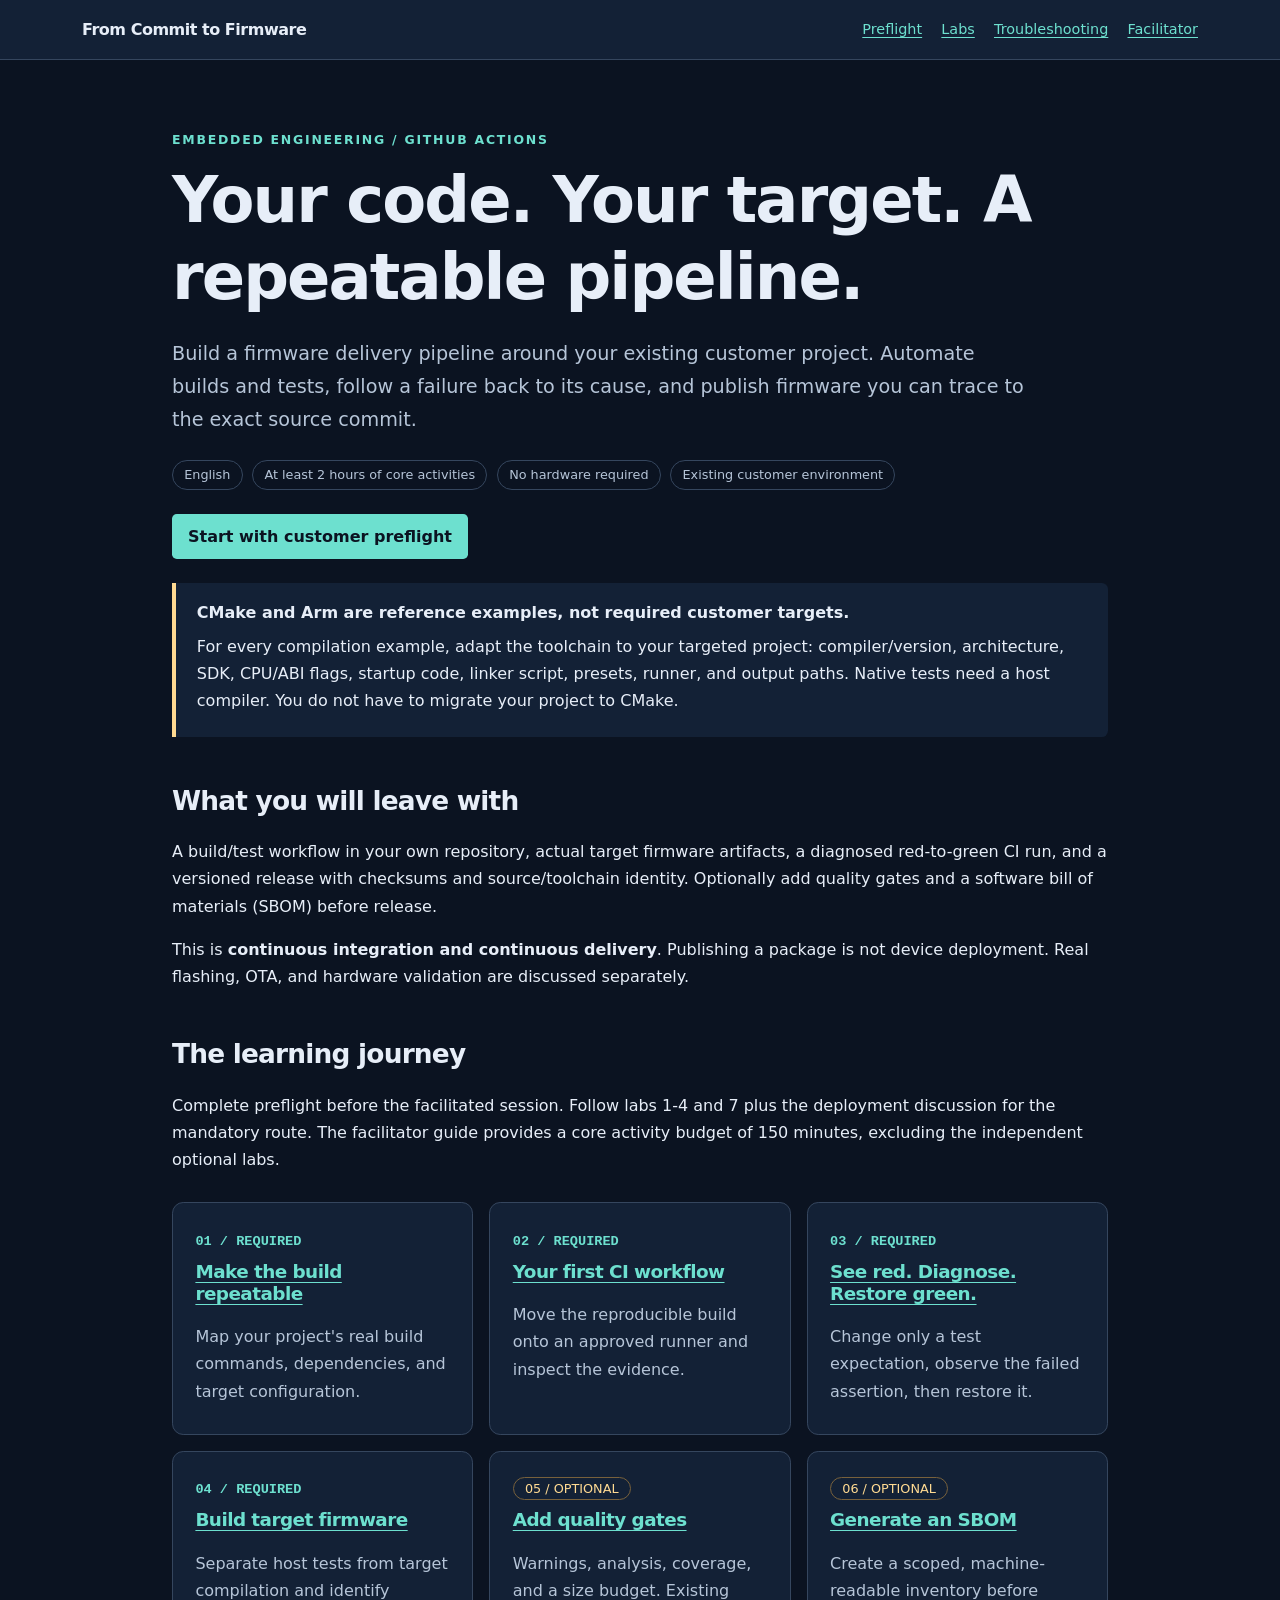
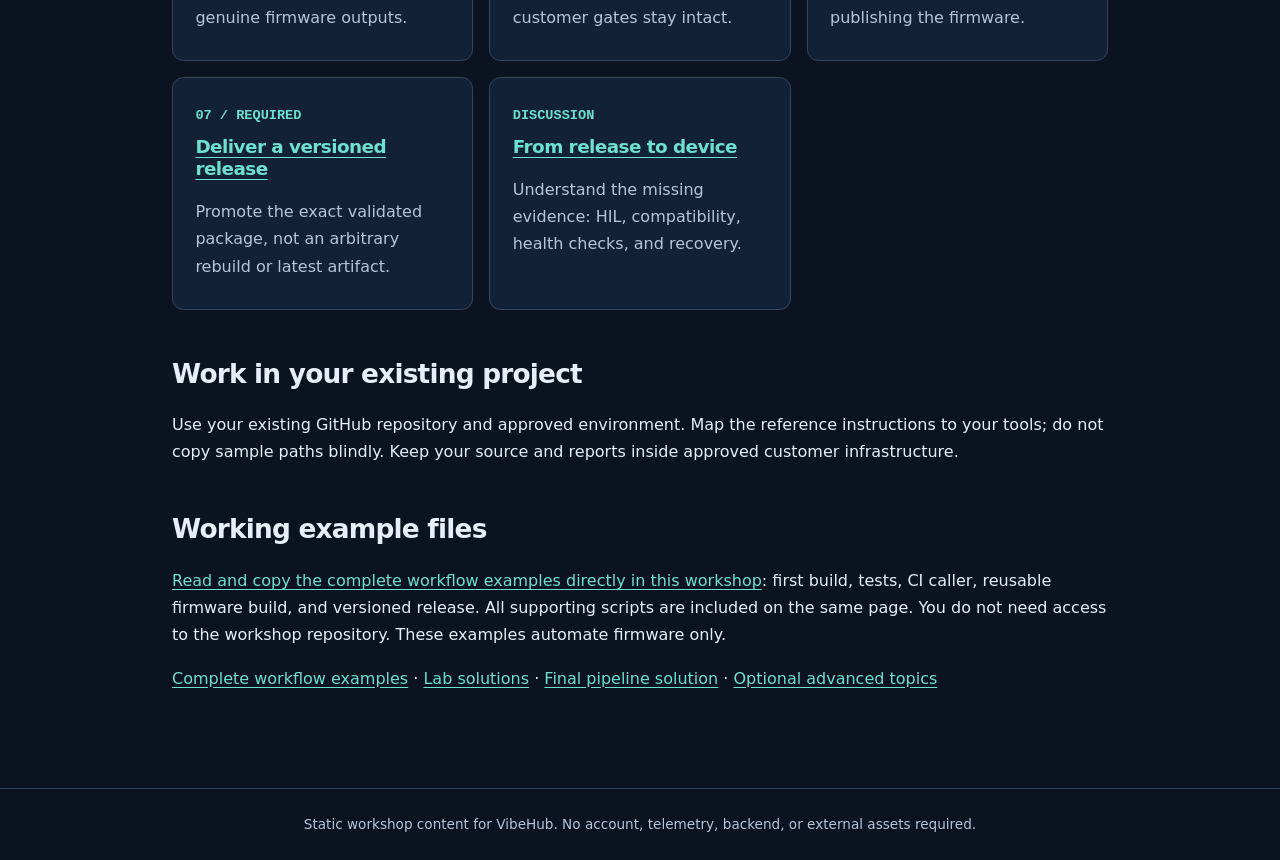
<file: site/index.html>
<!doctype html>
<html lang="en">
<head><meta charset="utf-8"><meta name="viewport" content="width=device-width, initial-scale=1"><meta name="description" content="A hands-on embedded CI/CD workshop using customer projects and GitHub Actions."><title>From Commit to Firmware</title><link rel="stylesheet" href="assets/styles.css"><script src="assets/workshop.js" defer></script></head>
<body>
<a class="skip" href="#main">Skip to content</a>
<header><div class="bar"><a class="brand" href="index.html">From Commit to Firmware</a><nav aria-label="Main"><a href="prerequisites.html">Preflight</a><a href="#journey">Labs</a><a href="troubleshooting.html">Troubleshooting</a><a href="instructor.html">Facilitator</a></nav></div></header>
<main id="main">
<p class="eyebrow">Embedded engineering / GitHub Actions</p>
<h1>Your code. Your target. A repeatable pipeline.</h1>
<p class="lead">Build a firmware delivery pipeline around your existing customer project. Automate builds and tests, follow a failure back to its cause, and publish firmware you can trace to the exact source commit.</p>
<div class="chips"><span class="chip">English</span><span class="chip">At least 2 hours of core activities</span><span class="chip">No hardware required</span><span class="chip">Existing customer environment</span></div>
<a class="button" href="prerequisites.html">Start with customer preflight</a>
<aside class="callout"><strong>CMake and Arm are reference examples, not required customer targets.</strong><p>For every compilation example, adapt the toolchain to your targeted project: compiler/version, architecture, SDK, CPU/ABI flags, startup code, linker script, presets, runner, and output paths. Native tests need a host compiler. You do not have to migrate your project to CMake.</p></aside>
<h2>What you will leave with</h2>
<p>A build/test workflow in your own repository, actual target firmware artifacts, a diagnosed red-to-green CI run, and a versioned release with checksums and source/toolchain identity. Optionally add quality gates and a software bill of materials (SBOM) before release.</p>
<p>This is <strong>continuous integration and continuous delivery</strong>. Publishing a package is not device deployment. Real flashing, OTA, and hardware validation are discussed separately.</p>
<h2 id="journey">The learning journey</h2>
<p>Complete preflight before the facilitated session. Follow labs 1-4 and 7 plus the deployment discussion for the mandatory route. The facilitator guide provides a core activity budget of 150 minutes, excluding the independent optional labs.</p>
<div class="grid">
<article class="card"><span class="number">01 / REQUIRED</span><h3><a href="labs/01-local-build.html">Make the build repeatable</a></h3><p>Map your project's real build commands, dependencies, and target configuration.</p></article>
<article class="card"><span class="number">02 / REQUIRED</span><h3><a href="labs/02-first-pipeline.html">Your first CI workflow</a></h3><p>Move the reproducible build onto an approved runner and inspect the evidence.</p></article>
<article class="card"><span class="number">03 / REQUIRED</span><h3><a href="labs/03-tests-and-debugging.html">See red. Diagnose. Restore green.</a></h3><p>Change only a test expectation, observe the failed assertion, then restore it.</p></article>
<article class="card"><span class="number">04 / REQUIRED</span><h3><a href="labs/04-arm-firmware.html">Build target firmware</a></h3><p>Separate host tests from target compilation and identify genuine firmware outputs.</p></article>
<article class="card"><span class="optional">05 / OPTIONAL</span><h3><a href="labs/05-quality-gates-optional.html">Add quality gates</a></h3><p>Warnings, analysis, coverage, and a size budget. Existing customer gates stay intact.</p></article>
<article class="card"><span class="optional">06 / OPTIONAL</span><h3><a href="labs/06-sbom-optional.html">Generate an SBOM</a></h3><p>Create a scoped, machine-readable inventory before publishing the firmware.</p></article>
<article class="card"><span class="number">07 / REQUIRED</span><h3><a href="labs/07-versioned-releases.html">Deliver a versioned release</a></h3><p>Promote the exact validated package, not an arbitrary rebuild or latest artifact.</p></article>
<article class="card"><span class="number">DISCUSSION</span><h3><a href="deployment-concepts.html">From release to device</a></h3><p>Understand the missing evidence: HIL, compatibility, health checks, and recovery.</p></article>
</div>
<h2>Work in your existing project</h2>
<p>Use your existing GitHub repository and approved environment. Map the reference instructions to your tools; do not copy sample paths blindly. Keep your source and reports inside approved customer infrastructure.</p>
<h2>Working example files</h2>
<p><a href="workflow-examples.html">Read and copy the complete workflow examples directly in this workshop</a>: first build, tests, CI caller, reusable firmware build, and versioned release. All supporting scripts are included on the same page. You do not need access to the workshop repository. These examples automate firmware only.</p>
<p><a href="workflow-examples.html">Complete workflow examples</a> &middot; <a href="solutions.html">Lab solutions</a> &middot; <a href="solutions.html#final">Final pipeline solution</a> &middot; <a href="extensions.html">Optional advanced topics</a></p>
</main><footer>Static workshop content for VibeHub. No account, telemetry, backend, or external assets required.</footer>
</body></html>
</file>
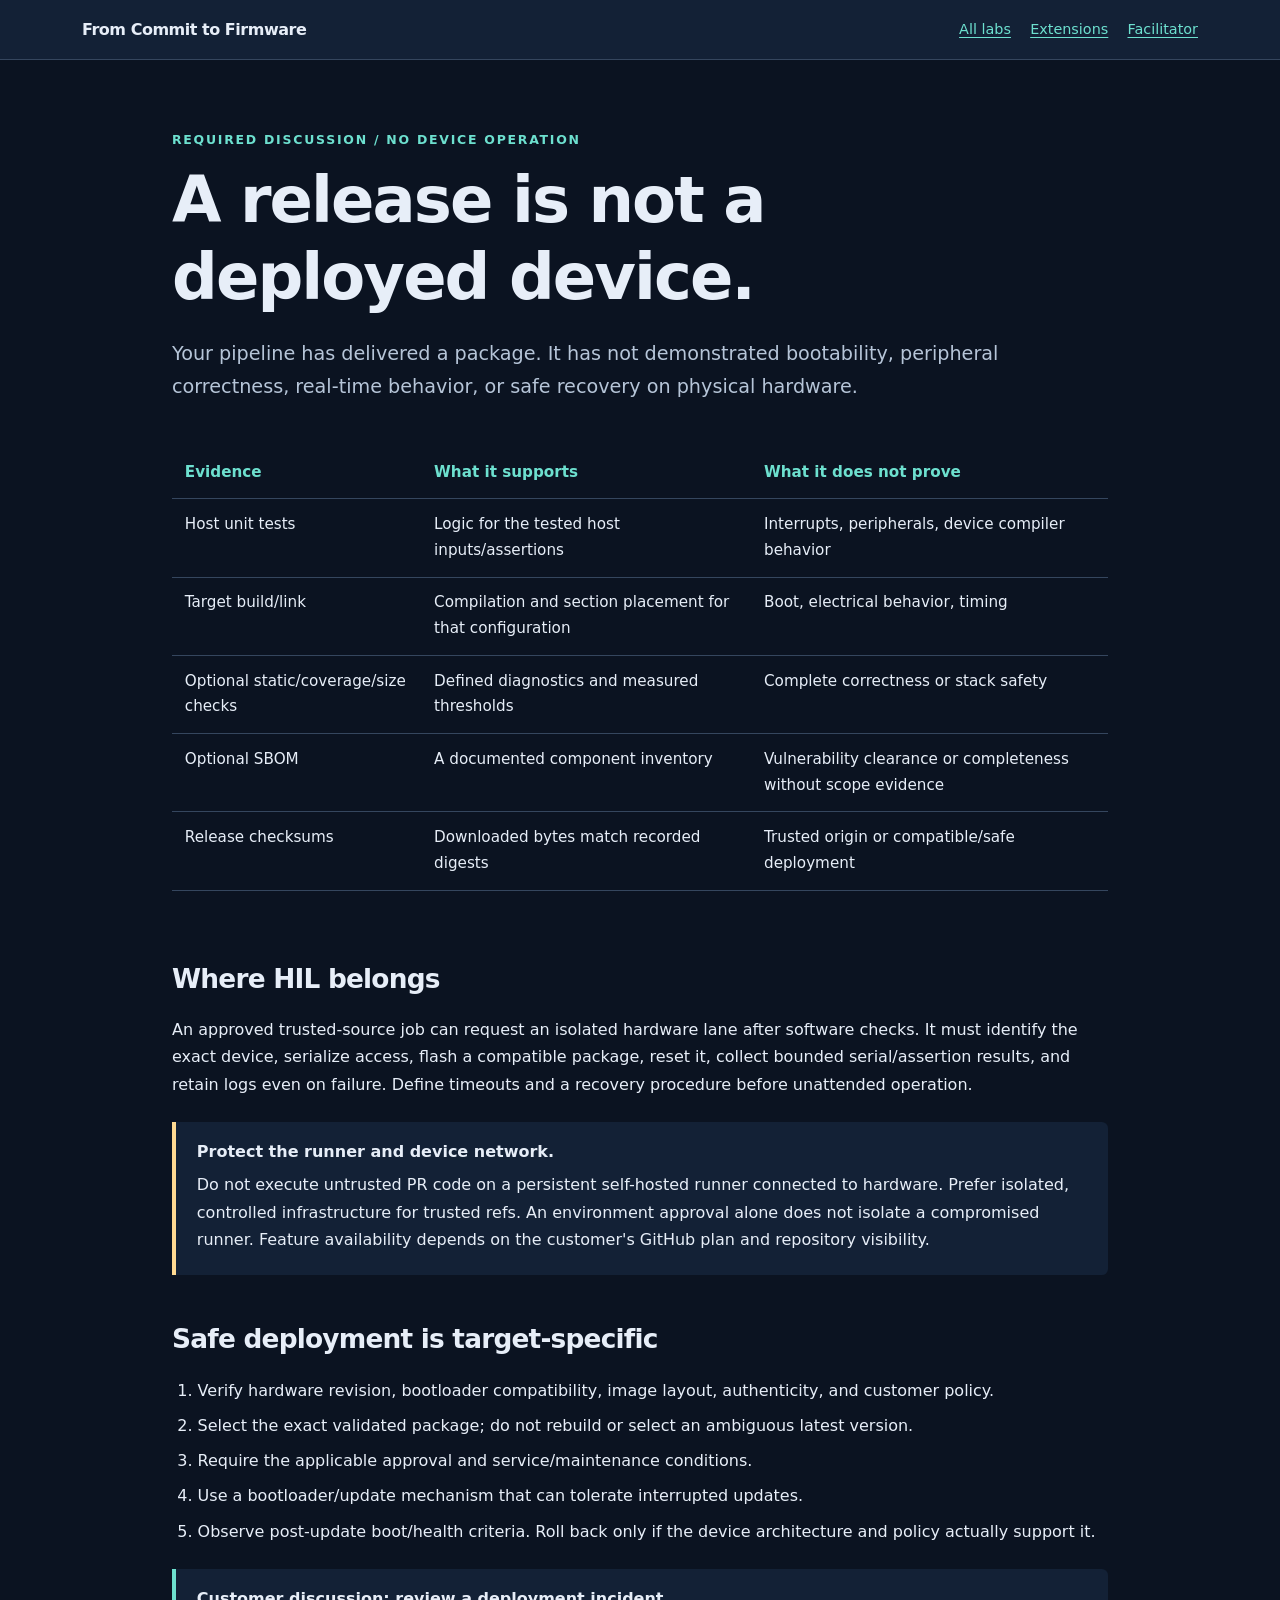
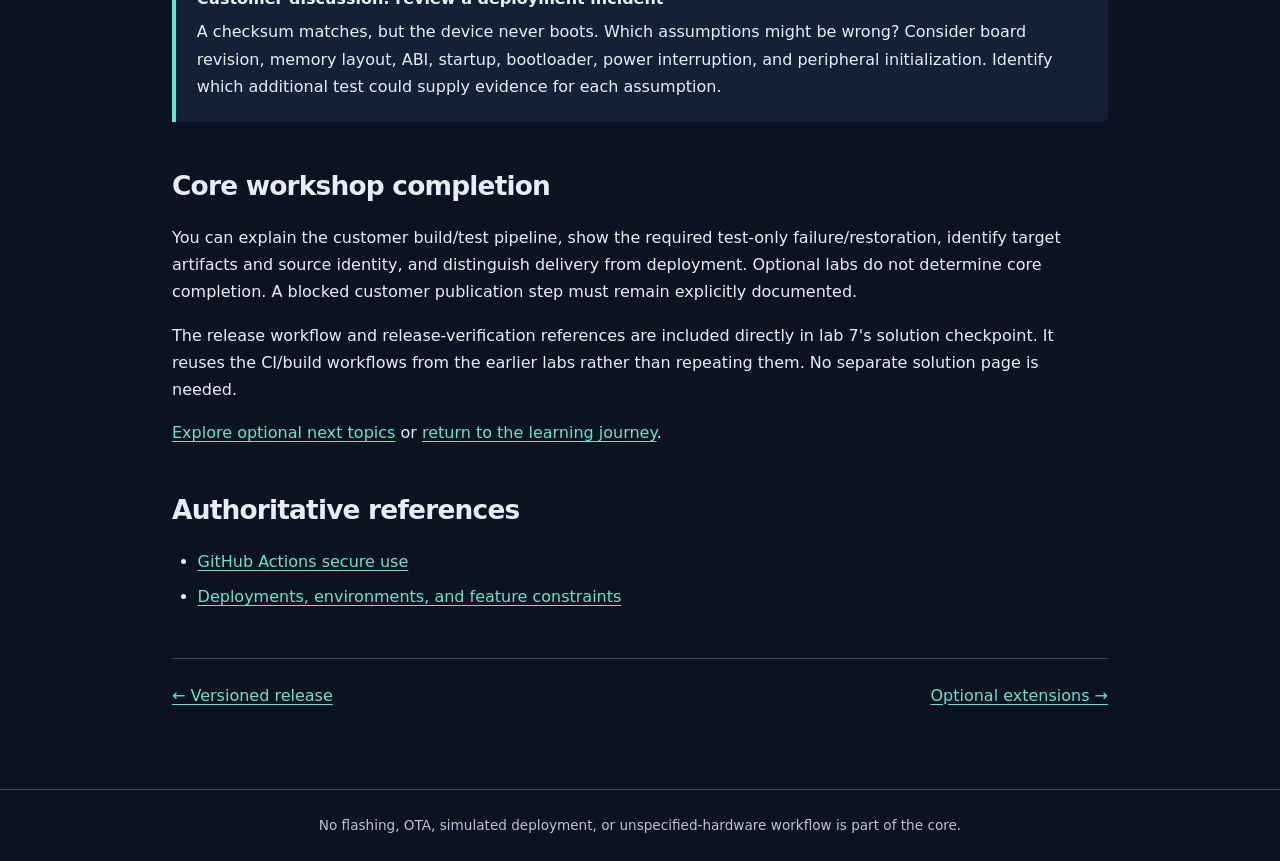
<file: site/deployment-concepts.html>
<!doctype html>
<html lang="en">
<head><meta charset="utf-8"><meta name="viewport" content="width=device-width, initial-scale=1"><title>From release to device | From Commit to Firmware</title><link rel="stylesheet" href="assets/styles.css"></head>
<body><a class="skip" href="#main">Skip to content</a><header><div class="bar"><a class="brand" href="index.html">From Commit to Firmware</a><nav aria-label="Main"><a href="index.html#journey">All labs</a><a href="extensions.html">Extensions</a><a href="instructor.html">Facilitator</a></nav></div></header>
<main id="main"><p class="eyebrow">Required discussion / No device operation</p><h1>A release is not a deployed device.</h1>
<p class="lead">Your pipeline has delivered a package. It has not demonstrated bootability, peripheral correctness, real-time behavior, or safe recovery on physical hardware.</p>
<div class="table-wrap"><table><thead><tr><th>Evidence</th><th>What it supports</th><th>What it does not prove</th></tr></thead><tbody>
<tr><td>Host unit tests</td><td>Logic for the tested host inputs/assertions</td><td>Interrupts, peripherals, device compiler behavior</td></tr>
<tr><td>Target build/link</td><td>Compilation and section placement for that configuration</td><td>Boot, electrical behavior, timing</td></tr>
<tr><td>Optional static/coverage/size checks</td><td>Defined diagnostics and measured thresholds</td><td>Complete correctness or stack safety</td></tr>
<tr><td>Optional SBOM</td><td>A documented component inventory</td><td>Vulnerability clearance or completeness without scope evidence</td></tr>
<tr><td>Release checksums</td><td>Downloaded bytes match recorded digests</td><td>Trusted origin or compatible/safe deployment</td></tr>
</tbody></table></div>
<h2>Where HIL belongs</h2><p>An approved trusted-source job can request an isolated hardware lane after software checks. It must identify the exact device, serialize access, flash a compatible package, reset it, collect bounded serial/assertion results, and retain logs even on failure. Define timeouts and a recovery procedure before unattended operation.</p>
<div class="callout"><strong>Protect the runner and device network.</strong><p>Do not execute untrusted PR code on a persistent self-hosted runner connected to hardware. Prefer isolated, controlled infrastructure for trusted refs. An environment approval alone does not isolate a compromised runner. Feature availability depends on the customer's GitHub plan and repository visibility.</p></div>
<h2>Safe deployment is target-specific</h2><ol><li>Verify hardware revision, bootloader compatibility, image layout, authenticity, and customer policy.</li><li>Select the exact validated package; do not rebuild or select an ambiguous latest version.</li><li>Require the applicable approval and service/maintenance conditions.</li><li>Use a bootloader/update mechanism that can tolerate interrupted updates.</li><li>Observe post-update boot/health criteria. Roll back only if the device architecture and policy actually support it.</li></ol>
<div class="activity"><strong>Customer discussion: review a deployment incident</strong><p>A checksum matches, but the device never boots. Which assumptions might be wrong? Consider board revision, memory layout, ABI, startup, bootloader, power interruption, and peripheral initialization. Identify which additional test could supply evidence for each assumption.</p></div>
<h2>Core workshop completion</h2><p>You can explain the customer build/test pipeline, show the required test-only failure/restoration, identify target artifacts and source identity, and distinguish delivery from deployment. Optional labs do not determine core completion. A blocked customer publication step must remain explicitly documented.</p>
<p>The release workflow and release-verification references are included directly in lab 7's solution checkpoint. It reuses the CI/build workflows from the earlier labs rather than repeating them. No separate solution page is needed.</p>
<p><a href="extensions.html">Explore optional next topics</a> or <a href="index.html">return to the learning journey</a>.</p>
<h2>Authoritative references</h2><ul><li><a href="https://docs.github.com/en/actions/reference/security/secure-use">GitHub Actions secure use</a></li><li><a href="https://docs.github.com/en/actions/reference/workflows-and-actions/deployments-and-environments">Deployments, environments, and feature constraints</a></li></ul>
<div class="pager"><a href="labs/07-versioned-releases.html">&larr; Versioned release</a><a href="extensions.html">Optional extensions &rarr;</a></div>
</main><footer>No flashing, OTA, simulated deployment, or unspecified-hardware workflow is part of the core.</footer></body></html>
</file>
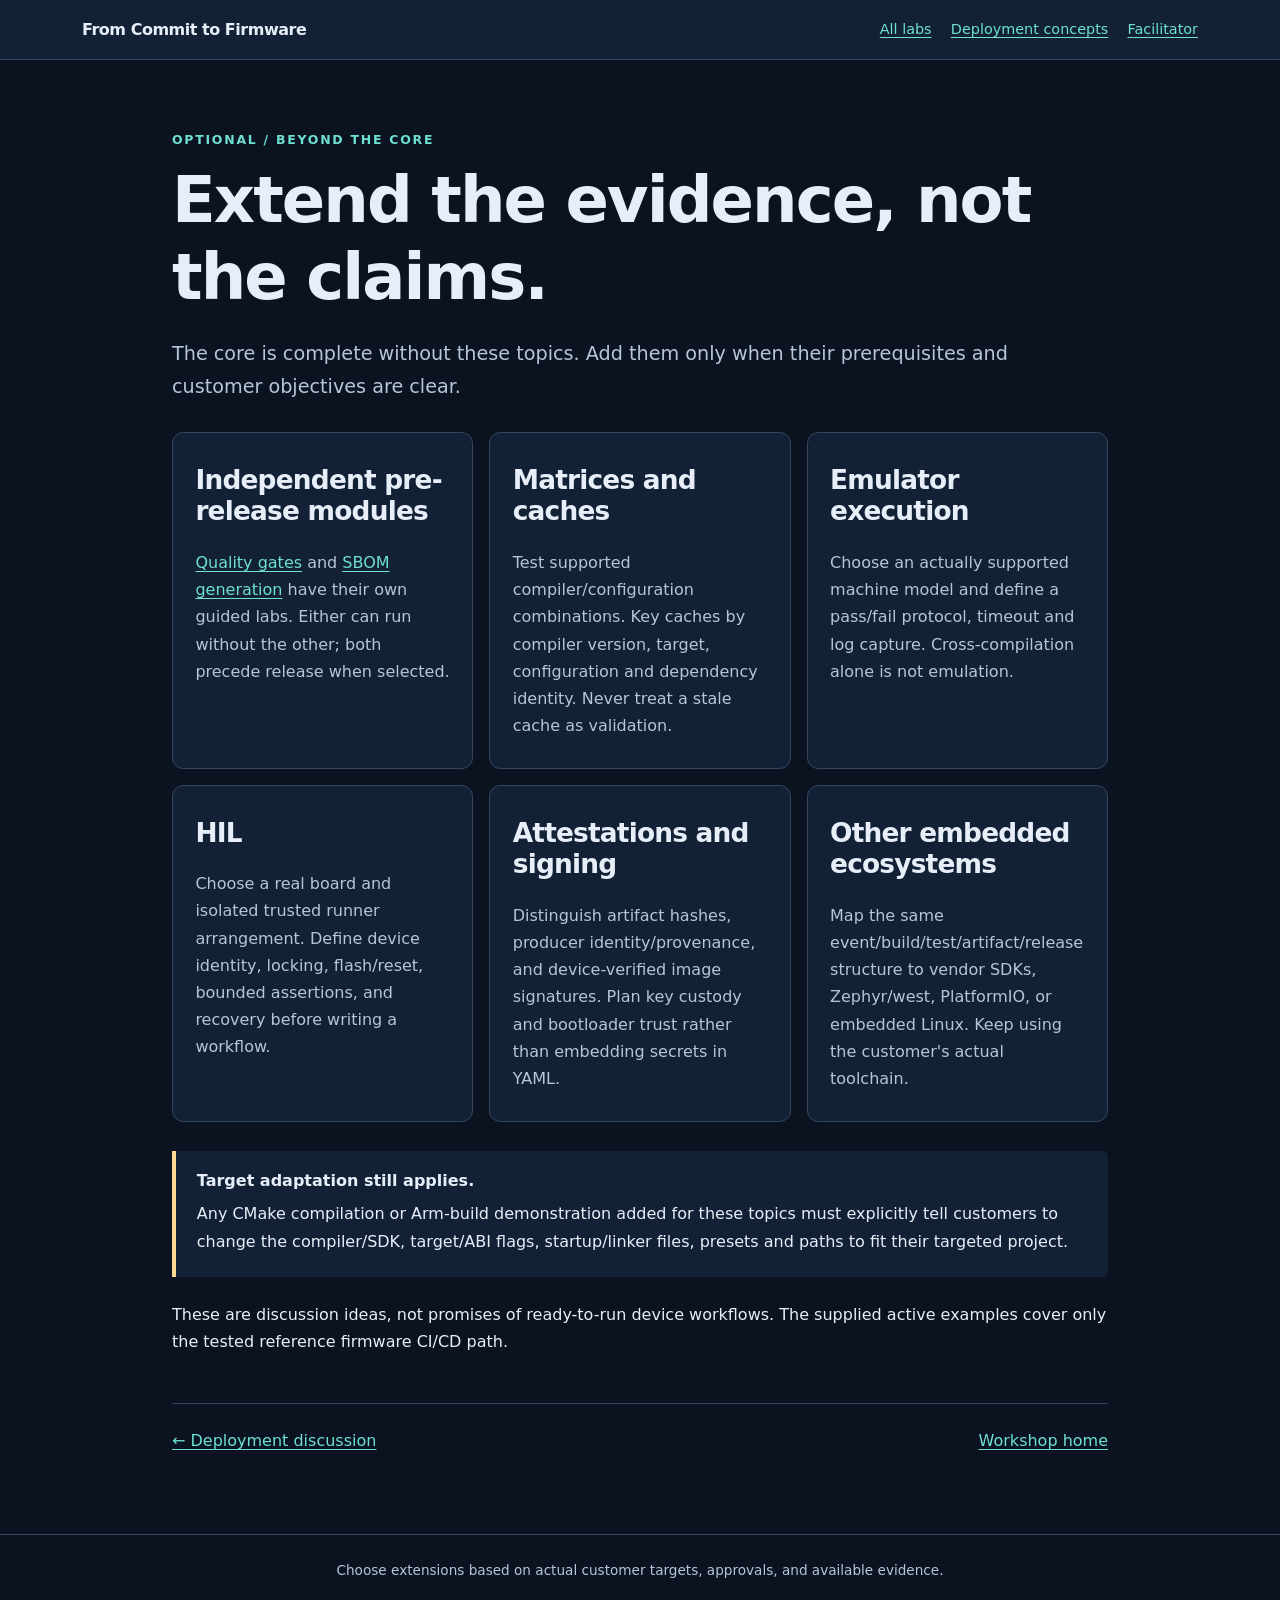
<file: site/extensions.html>
<!doctype html>
<html lang="en">
<head><meta charset="utf-8"><meta name="viewport" content="width=device-width, initial-scale=1"><title>Optional extensions | From Commit to Firmware</title><link rel="stylesheet" href="assets/styles.css"></head>
<body><a class="skip" href="#main">Skip to content</a><header><div class="bar"><a class="brand" href="index.html">From Commit to Firmware</a><nav aria-label="Main"><a href="index.html#journey">All labs</a><a href="deployment-concepts.html">Deployment concepts</a><a href="instructor.html">Facilitator</a></nav></div></header>
<main id="main"><p class="eyebrow">Optional / Beyond the core</p><h1>Extend the evidence, not the claims.</h1>
<p class="lead">The core is complete without these topics. Add them only when their prerequisites and customer objectives are clear.</p>
<div class="grid"><article class="card"><h2>Independent pre-release modules</h2><p><a href="labs/05-quality-gates-optional.html">Quality gates</a> and <a href="labs/06-sbom-optional.html">SBOM generation</a> have their own guided labs. Either can run without the other; both precede release when selected.</p></article>
<article class="card"><h2>Matrices and caches</h2><p>Test supported compiler/configuration combinations. Key caches by compiler version, target, configuration and dependency identity. Never treat a stale cache as validation.</p></article>
<article class="card"><h2>Emulator execution</h2><p>Choose an actually supported machine model and define a pass/fail protocol, timeout and log capture. Cross-compilation alone is not emulation.</p></article>
<article class="card"><h2>HIL</h2><p>Choose a real board and isolated trusted runner arrangement. Define device identity, locking, flash/reset, bounded assertions, and recovery before writing a workflow.</p></article>
<article class="card"><h2>Attestations and signing</h2><p>Distinguish artifact hashes, producer identity/provenance, and device-verified image signatures. Plan key custody and bootloader trust rather than embedding secrets in YAML.</p></article>
<article class="card"><h2>Other embedded ecosystems</h2><p>Map the same event/build/test/artifact/release structure to vendor SDKs, Zephyr/west, PlatformIO, or embedded Linux. Keep using the customer's actual toolchain.</p></article></div>
<aside class="callout" data-toolchain><strong>Target adaptation still applies.</strong><p>Any CMake compilation or Arm-build demonstration added for these topics must explicitly tell customers to change the compiler/SDK, target/ABI flags, startup/linker files, presets and paths to fit their targeted project.</p></aside>
<p>These are discussion ideas, not promises of ready-to-run device workflows. The supplied active examples cover only the tested reference firmware CI/CD path.</p>
<div class="pager"><a href="deployment-concepts.html">&larr; Deployment discussion</a><a href="index.html">Workshop home</a></div>
</main><footer>Choose extensions based on actual customer targets, approvals, and available evidence.</footer></body></html>
</file>
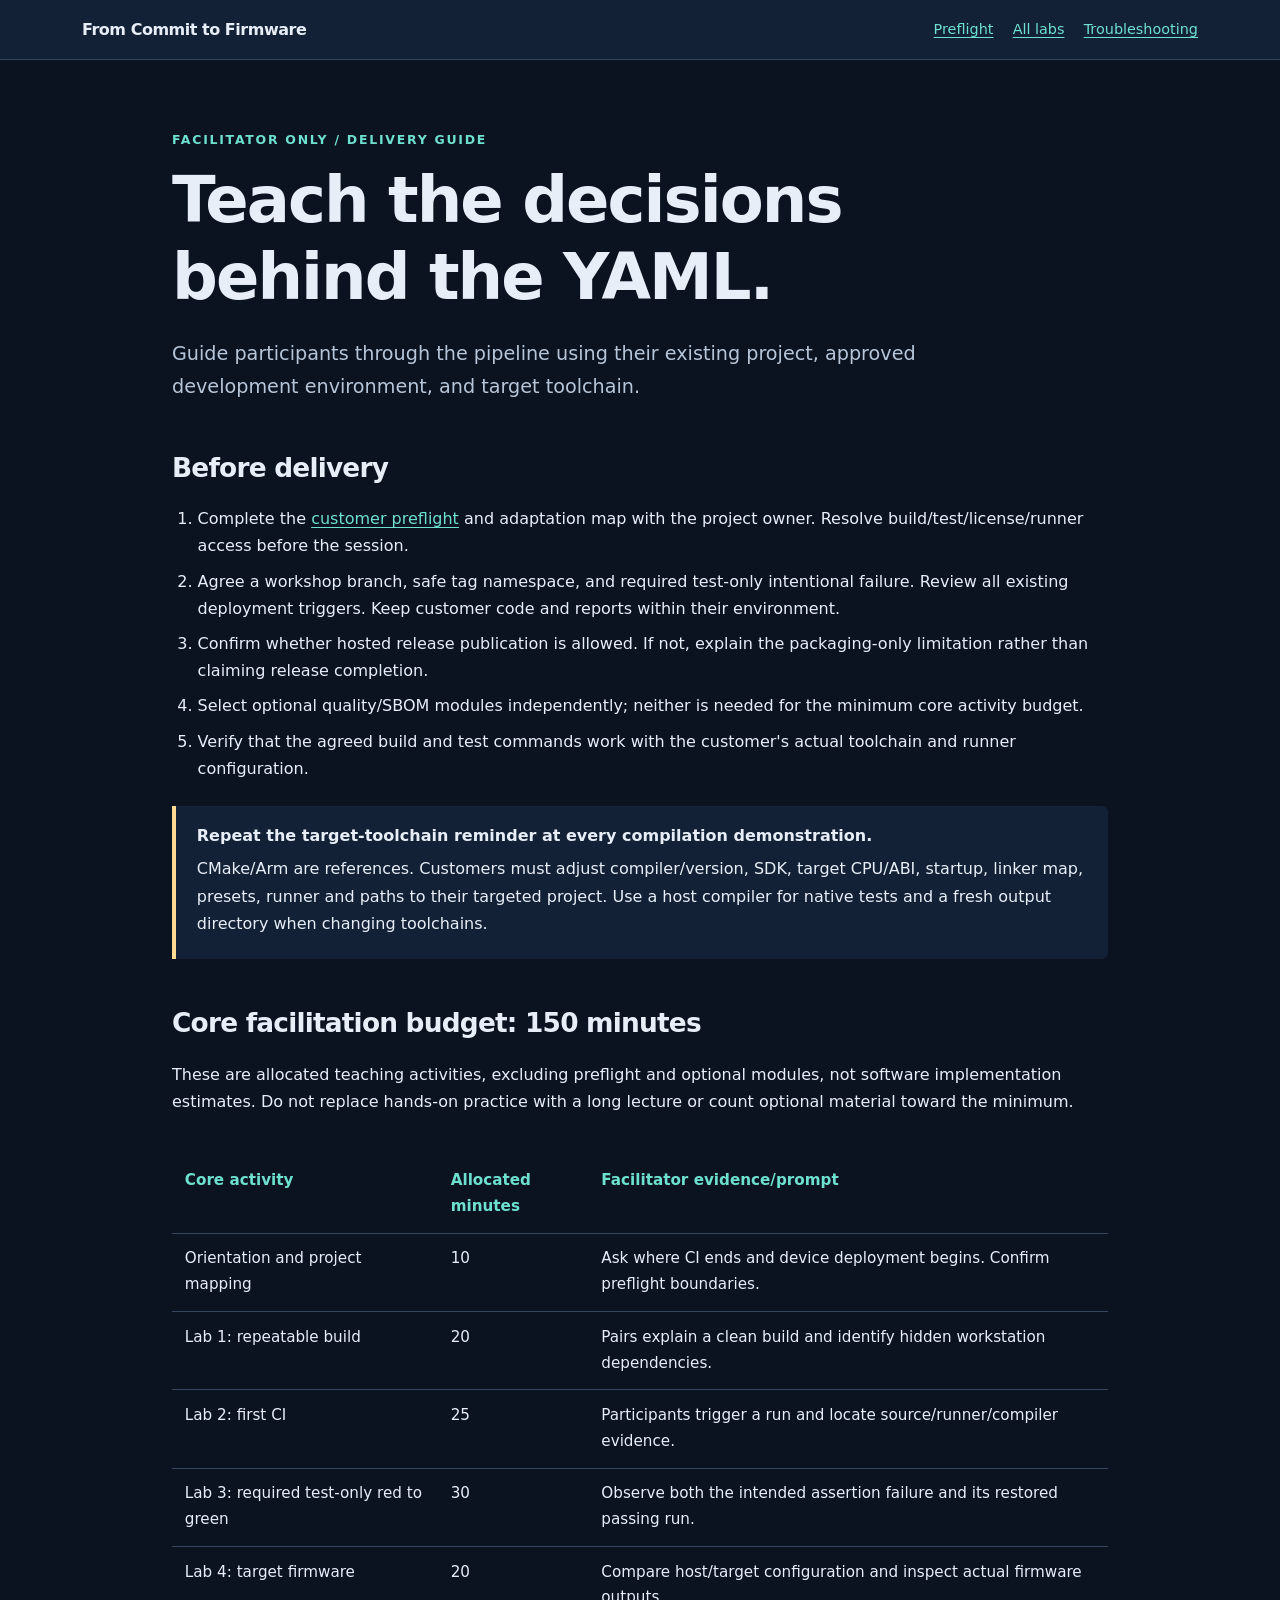
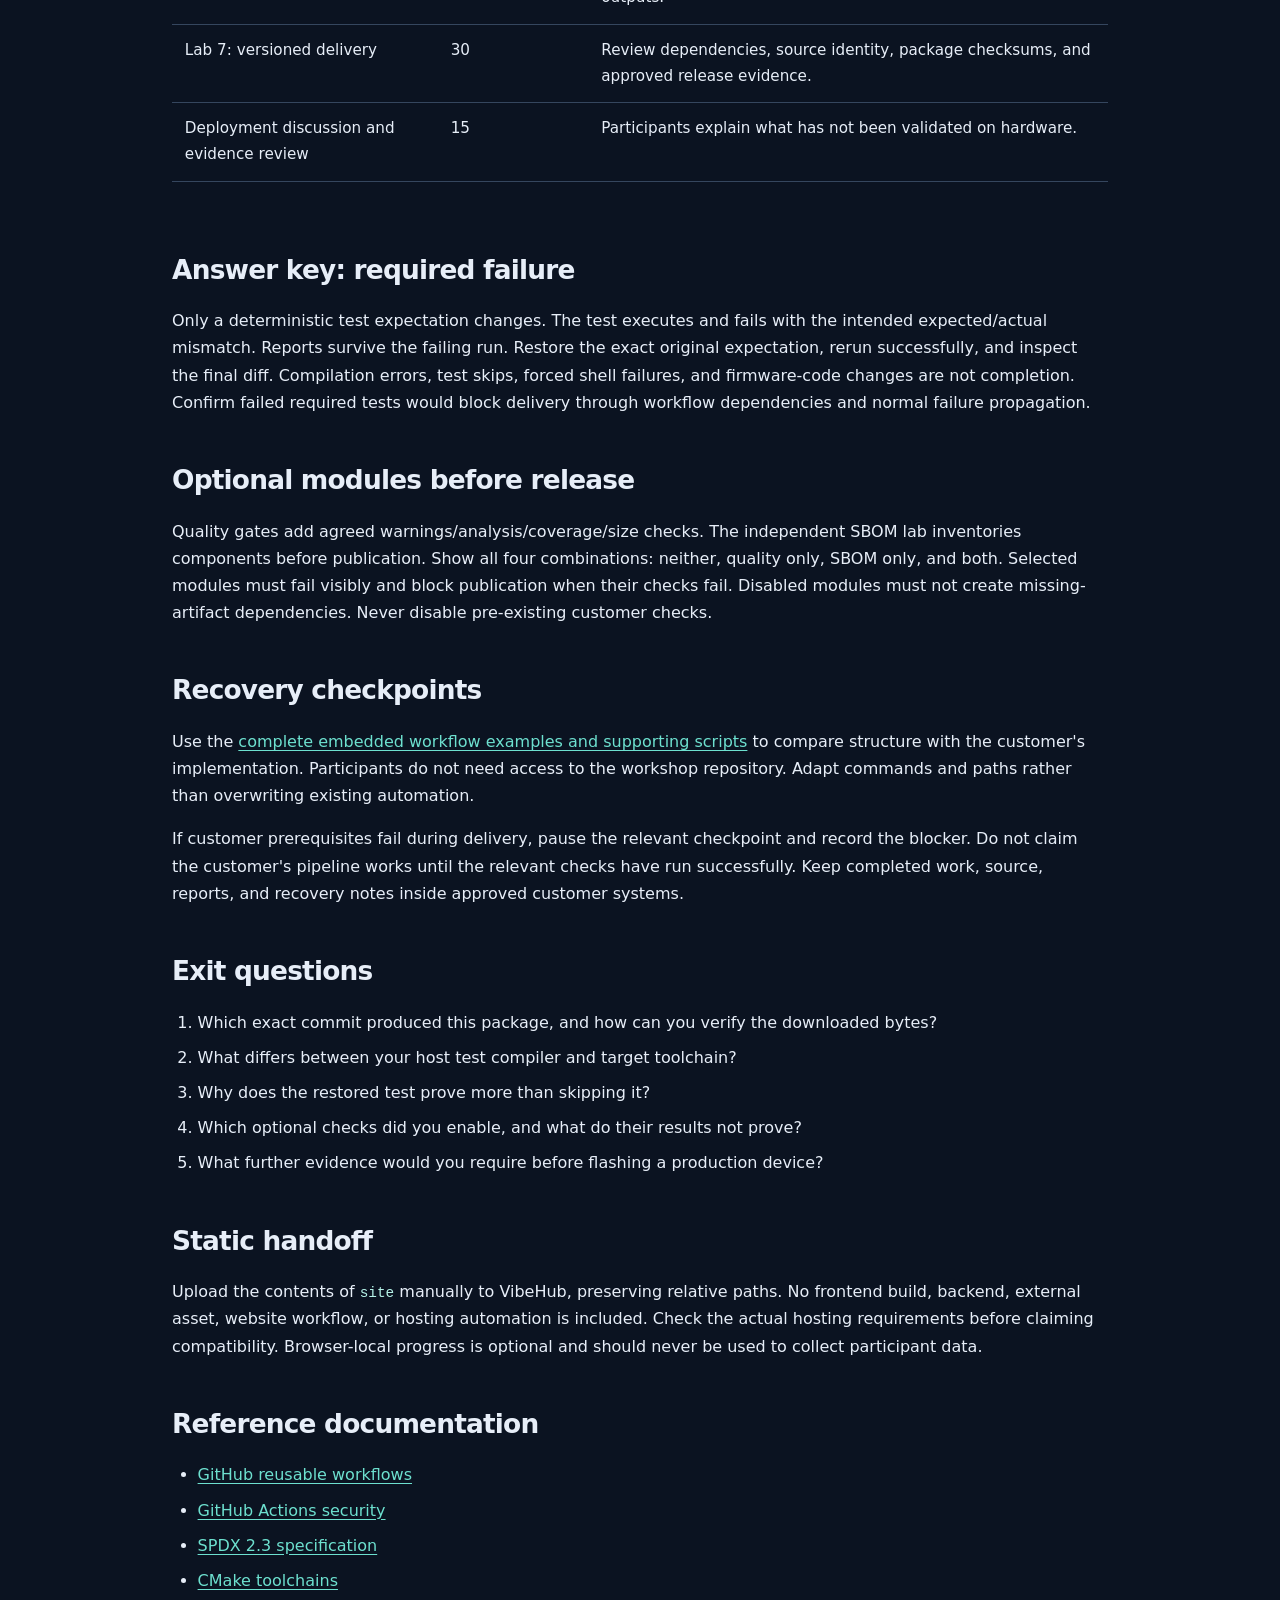
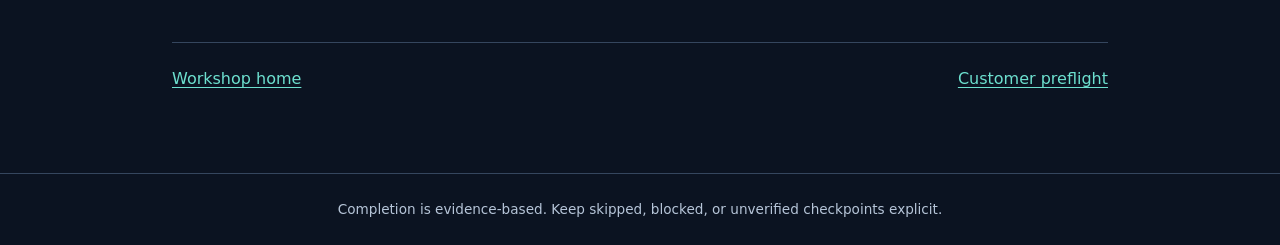
<file: site/instructor.html>
<!doctype html>
<html lang="en">
<head><meta charset="utf-8"><meta name="viewport" content="width=device-width, initial-scale=1"><title>Facilitator guide | From Commit to Firmware</title><link rel="stylesheet" href="assets/styles.css"></head>
<body><a class="skip" href="#main">Skip to content</a><header><div class="bar"><a class="brand" href="index.html">From Commit to Firmware</a><nav aria-label="Main"><a href="prerequisites.html">Preflight</a><a href="index.html#journey">All labs</a><a href="troubleshooting.html">Troubleshooting</a></nav></div></header>
<main id="main"><p class="eyebrow">Facilitator only / Delivery guide</p><h1>Teach the decisions behind the YAML.</h1>
<p class="lead">Guide participants through the pipeline using their existing project, approved development environment, and target toolchain.</p>
<h2>Before delivery</h2><ol><li>Complete the <a href="prerequisites.html">customer preflight</a> and adaptation map with the project owner. Resolve build/test/license/runner access before the session.</li><li>Agree a workshop branch, safe tag namespace, and required test-only intentional failure. Review all existing deployment triggers. Keep customer code and reports within their environment.</li><li>Confirm whether hosted release publication is allowed. If not, explain the packaging-only limitation rather than claiming release completion.</li><li>Select optional quality/SBOM modules independently; neither is needed for the minimum core activity budget.</li><li>Verify that the agreed build and test commands work with the customer's actual toolchain and runner configuration.</li></ol>
<aside class="callout" data-toolchain><strong>Repeat the target-toolchain reminder at every compilation demonstration.</strong><p>CMake/Arm are references. Customers must adjust compiler/version, SDK, target CPU/ABI, startup, linker map, presets, runner and paths to their targeted project. Use a host compiler for native tests and a fresh output directory when changing toolchains.</p></aside>
<h2>Core facilitation budget: 150 minutes</h2><p>These are allocated teaching activities, excluding preflight and optional modules, not software implementation estimates. Do not replace hands-on practice with a long lecture or count optional material toward the minimum.</p>
<div class="table-wrap"><table><thead><tr><th>Core activity</th><th>Allocated minutes</th><th>Facilitator evidence/prompt</th></tr></thead><tbody>
<tr><td>Orientation and project mapping</td><td>10</td><td>Ask where CI ends and device deployment begins. Confirm preflight boundaries.</td></tr>
<tr><td>Lab 1: repeatable build</td><td>20</td><td>Pairs explain a clean build and identify hidden workstation dependencies.</td></tr>
<tr><td>Lab 2: first CI</td><td>25</td><td>Participants trigger a run and locate source/runner/compiler evidence.</td></tr>
<tr><td>Lab 3: required test-only red to green</td><td>30</td><td>Observe both the intended assertion failure and its restored passing run.</td></tr>
<tr><td>Lab 4: target firmware</td><td>20</td><td>Compare host/target configuration and inspect actual firmware outputs.</td></tr>
<tr><td>Lab 7: versioned delivery</td><td>30</td><td>Review dependencies, source identity, package checksums, and approved release evidence.</td></tr>
<tr><td>Deployment discussion and evidence review</td><td>15</td><td>Participants explain what has not been validated on hardware.</td></tr>
</tbody></table></div>
<h2>Answer key: required failure</h2><p>Only a deterministic test expectation changes. The test executes and fails with the intended expected/actual mismatch. Reports survive the failing run. Restore the exact original expectation, rerun successfully, and inspect the final diff. Compilation errors, test skips, forced shell failures, and firmware-code changes are not completion. Confirm failed required tests would block delivery through workflow dependencies and normal failure propagation.</p>
<h2>Optional modules before release</h2><p>Quality gates add agreed warnings/analysis/coverage/size checks. The independent SBOM lab inventories components before publication. Show all four combinations: neither, quality only, SBOM only, and both. Selected modules must fail visibly and block publication when their checks fail. Disabled modules must not create missing-artifact dependencies. Never disable pre-existing customer checks.</p>
<h2>Recovery checkpoints</h2><p>Use the <a href="workflow-examples.html">complete embedded workflow examples and supporting scripts</a> to compare structure with the customer's implementation. Participants do not need access to the workshop repository. Adapt commands and paths rather than overwriting existing automation.</p>
<p>If customer prerequisites fail during delivery, pause the relevant checkpoint and record the blocker. Do not claim the customer's pipeline works until the relevant checks have run successfully. Keep completed work, source, reports, and recovery notes inside approved customer systems.</p>
<h2>Exit questions</h2><ol><li>Which exact commit produced this package, and how can you verify the downloaded bytes?</li><li>What differs between your host test compiler and target toolchain?</li><li>Why does the restored test prove more than skipping it?</li><li>Which optional checks did you enable, and what do their results not prove?</li><li>What further evidence would you require before flashing a production device?</li></ol>
<h2>Static handoff</h2><p>Upload the contents of <code>site</code> manually to VibeHub, preserving relative paths. No frontend build, backend, external asset, website workflow, or hosting automation is included. Check the actual hosting requirements before claiming compatibility. Browser-local progress is optional and should never be used to collect participant data.</p>
<h2>Reference documentation</h2><ul><li><a href="https://docs.github.com/en/actions/how-tos/reuse-automations/reuse-workflows">GitHub reusable workflows</a></li><li><a href="https://docs.github.com/en/actions/reference/security/secure-use">GitHub Actions security</a></li><li><a href="https://spdx.github.io/spdx-spec/v2.3/">SPDX 2.3 specification</a></li><li><a href="https://cmake.org/cmake/help/latest/manual/cmake-toolchains.7.html">CMake toolchains</a></li></ul>
<div class="pager"><a href="index.html">Workshop home</a><a href="prerequisites.html">Customer preflight</a></div>
</main><footer>Completion is evidence-based. Keep skipped, blocked, or unverified checkpoints explicit.</footer></body></html>
</file>
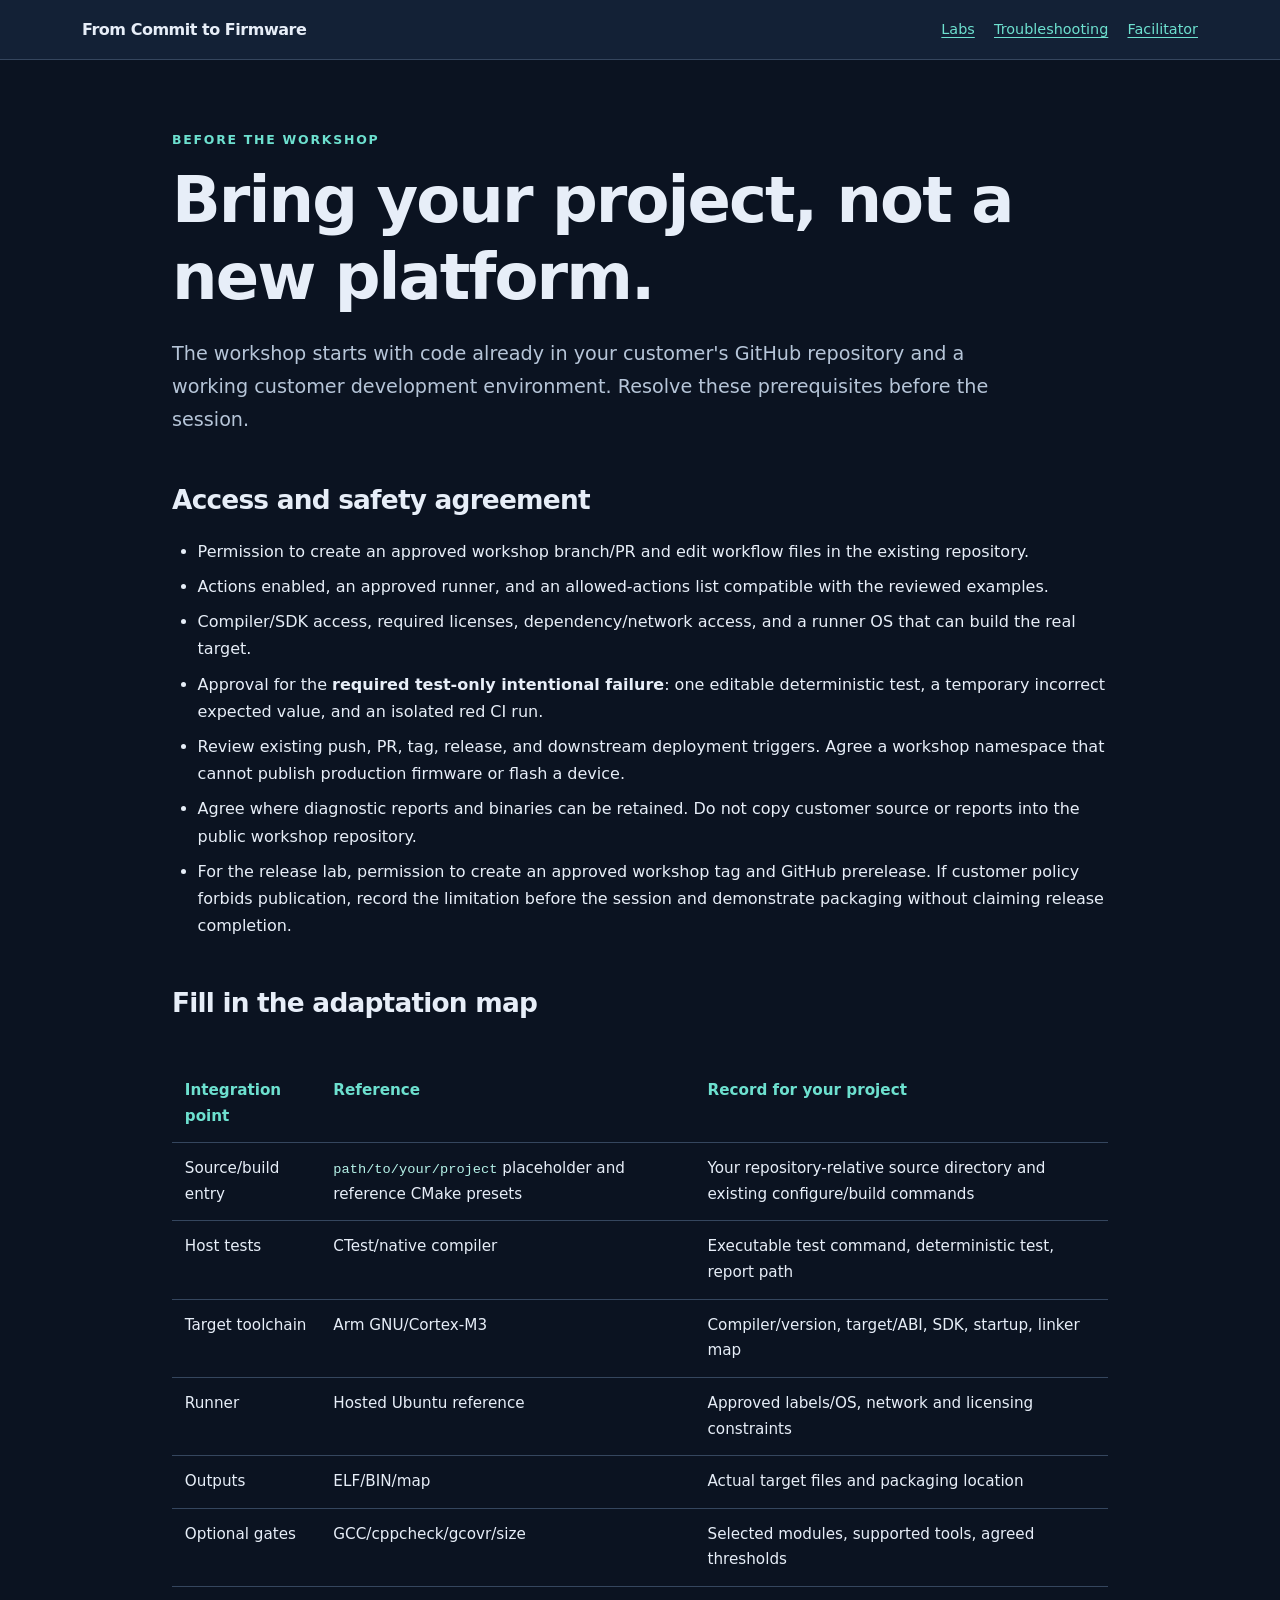
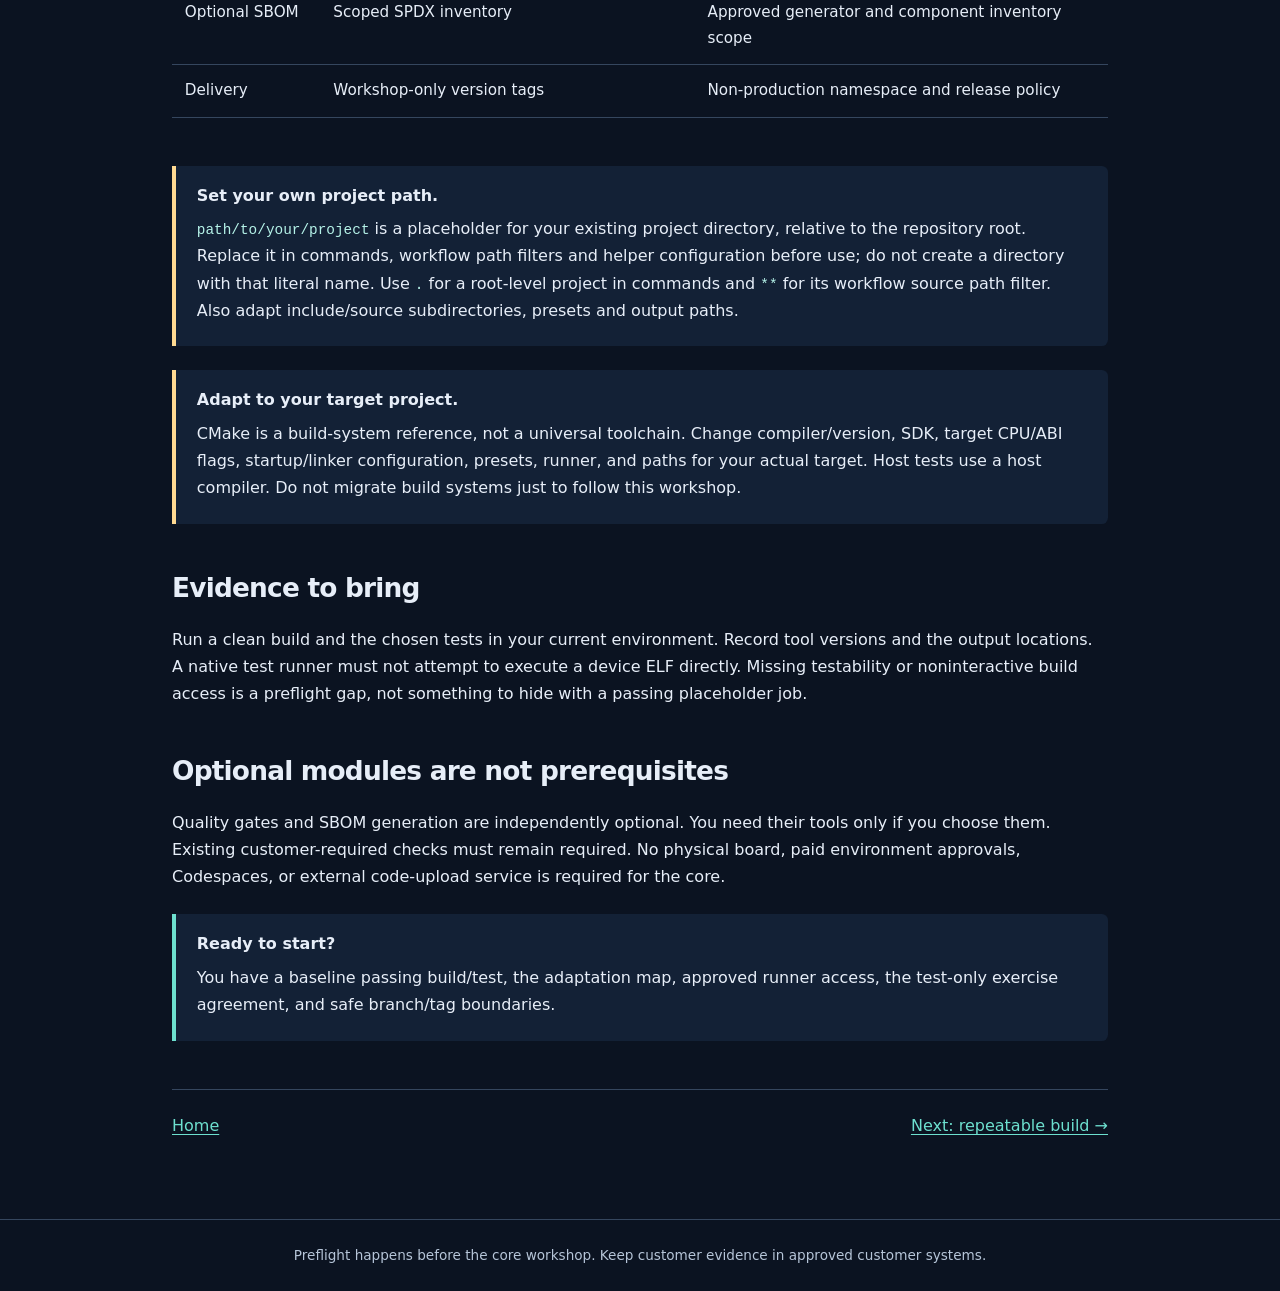
<file: site/prerequisites.html>
<!doctype html>
<html lang="en">
<head><meta charset="utf-8"><meta name="viewport" content="width=device-width, initial-scale=1"><title>Customer preflight | From Commit to Firmware</title><link rel="stylesheet" href="assets/styles.css"></head>
<body><a class="skip" href="#main">Skip to content</a><header><div class="bar"><a class="brand" href="index.html">From Commit to Firmware</a><nav aria-label="Main"><a href="index.html#journey">Labs</a><a href="troubleshooting.html">Troubleshooting</a><a href="instructor.html">Facilitator</a></nav></div></header>
<main id="main"><p class="eyebrow">Before the workshop</p><h1>Bring your project, not a new platform.</h1>
<p class="lead">The workshop starts with code already in your customer's GitHub repository and a working customer development environment. Resolve these prerequisites before the session.</p>
<h2>Access and safety agreement</h2>
<ul><li>Permission to create an approved workshop branch/PR and edit workflow files in the existing repository.</li><li>Actions enabled, an approved runner, and an allowed-actions list compatible with the reviewed examples.</li><li>Compiler/SDK access, required licenses, dependency/network access, and a runner OS that can build the real target.</li><li>Approval for the <strong>required test-only intentional failure</strong>: one editable deterministic test, a temporary incorrect expected value, and an isolated red CI run.</li><li>Review existing push, PR, tag, release, and downstream deployment triggers. Agree a workshop namespace that cannot publish production firmware or flash a device.</li><li>Agree where diagnostic reports and binaries can be retained. Do not copy customer source or reports into the public workshop repository.</li><li>For the release lab, permission to create an approved workshop tag and GitHub prerelease. If customer policy forbids publication, record the limitation before the session and demonstrate packaging without claiming release completion.</li></ul>
<h2>Fill in the adaptation map</h2>
<div class="table-wrap"><table><thead><tr><th>Integration point</th><th>Reference</th><th>Record for your project</th></tr></thead><tbody>
<tr><td>Source/build entry</td><td><code>path/to/your/project</code> placeholder and reference CMake presets</td><td>Your repository-relative source directory and existing configure/build commands</td></tr>
<tr><td>Host tests</td><td>CTest/native compiler</td><td>Executable test command, deterministic test, report path</td></tr>
<tr><td>Target toolchain</td><td>Arm GNU/Cortex-M3</td><td>Compiler/version, target/ABI, SDK, startup, linker map</td></tr>
<tr><td>Runner</td><td>Hosted Ubuntu reference</td><td>Approved labels/OS, network and licensing constraints</td></tr>
<tr><td>Outputs</td><td>ELF/BIN/map</td><td>Actual target files and packaging location</td></tr>
<tr><td>Optional gates</td><td>GCC/cppcheck/gcovr/size</td><td>Selected modules, supported tools, agreed thresholds</td></tr>
<tr><td>Optional SBOM</td><td>Scoped SPDX inventory</td><td>Approved generator and component inventory scope</td></tr>
<tr><td>Delivery</td><td>Workshop-only version tags</td><td>Non-production namespace and release policy</td></tr>
</tbody></table></div>
<aside class="callout" data-project-path><strong>Set your own project path.</strong><p><code>path/to/your/project</code> is a placeholder for your existing project directory, relative to the repository root. Replace it in commands, workflow path filters and helper configuration before use; do not create a directory with that literal name. Use <code>.</code> for a root-level project in commands and <code>**</code> for its workflow source path filter. Also adapt include/source subdirectories, presets and output paths.</p></aside>
<aside class="callout" data-toolchain><strong>Adapt to your target project.</strong><p>CMake is a build-system reference, not a universal toolchain. Change compiler/version, SDK, target CPU/ABI flags, startup/linker configuration, presets, runner, and paths for your actual target. Host tests use a host compiler. Do not migrate build systems just to follow this workshop.</p></aside>
<h2>Evidence to bring</h2>
<p>Run a clean build and the chosen tests in your current environment. Record tool versions and the output locations. A native test runner must not attempt to execute a device ELF directly. Missing testability or noninteractive build access is a preflight gap, not something to hide with a passing placeholder job.</p>
<h2>Optional modules are not prerequisites</h2>
<p>Quality gates and SBOM generation are independently optional. You need their tools only if you choose them. Existing customer-required checks must remain required. No physical board, paid environment approvals, Codespaces, or external code-upload service is required for the core.</p>
<div class="checkpoint"><strong>Ready to start?</strong><p>You have a baseline passing build/test, the adaptation map, approved runner access, the test-only exercise agreement, and safe branch/tag boundaries.</p></div>
<div class="pager"><a href="index.html">Home</a><a href="labs/01-local-build.html">Next: repeatable build &rarr;</a></div>
</main><footer>Preflight happens before the core workshop. Keep customer evidence in approved customer systems.</footer></body></html>
</file>
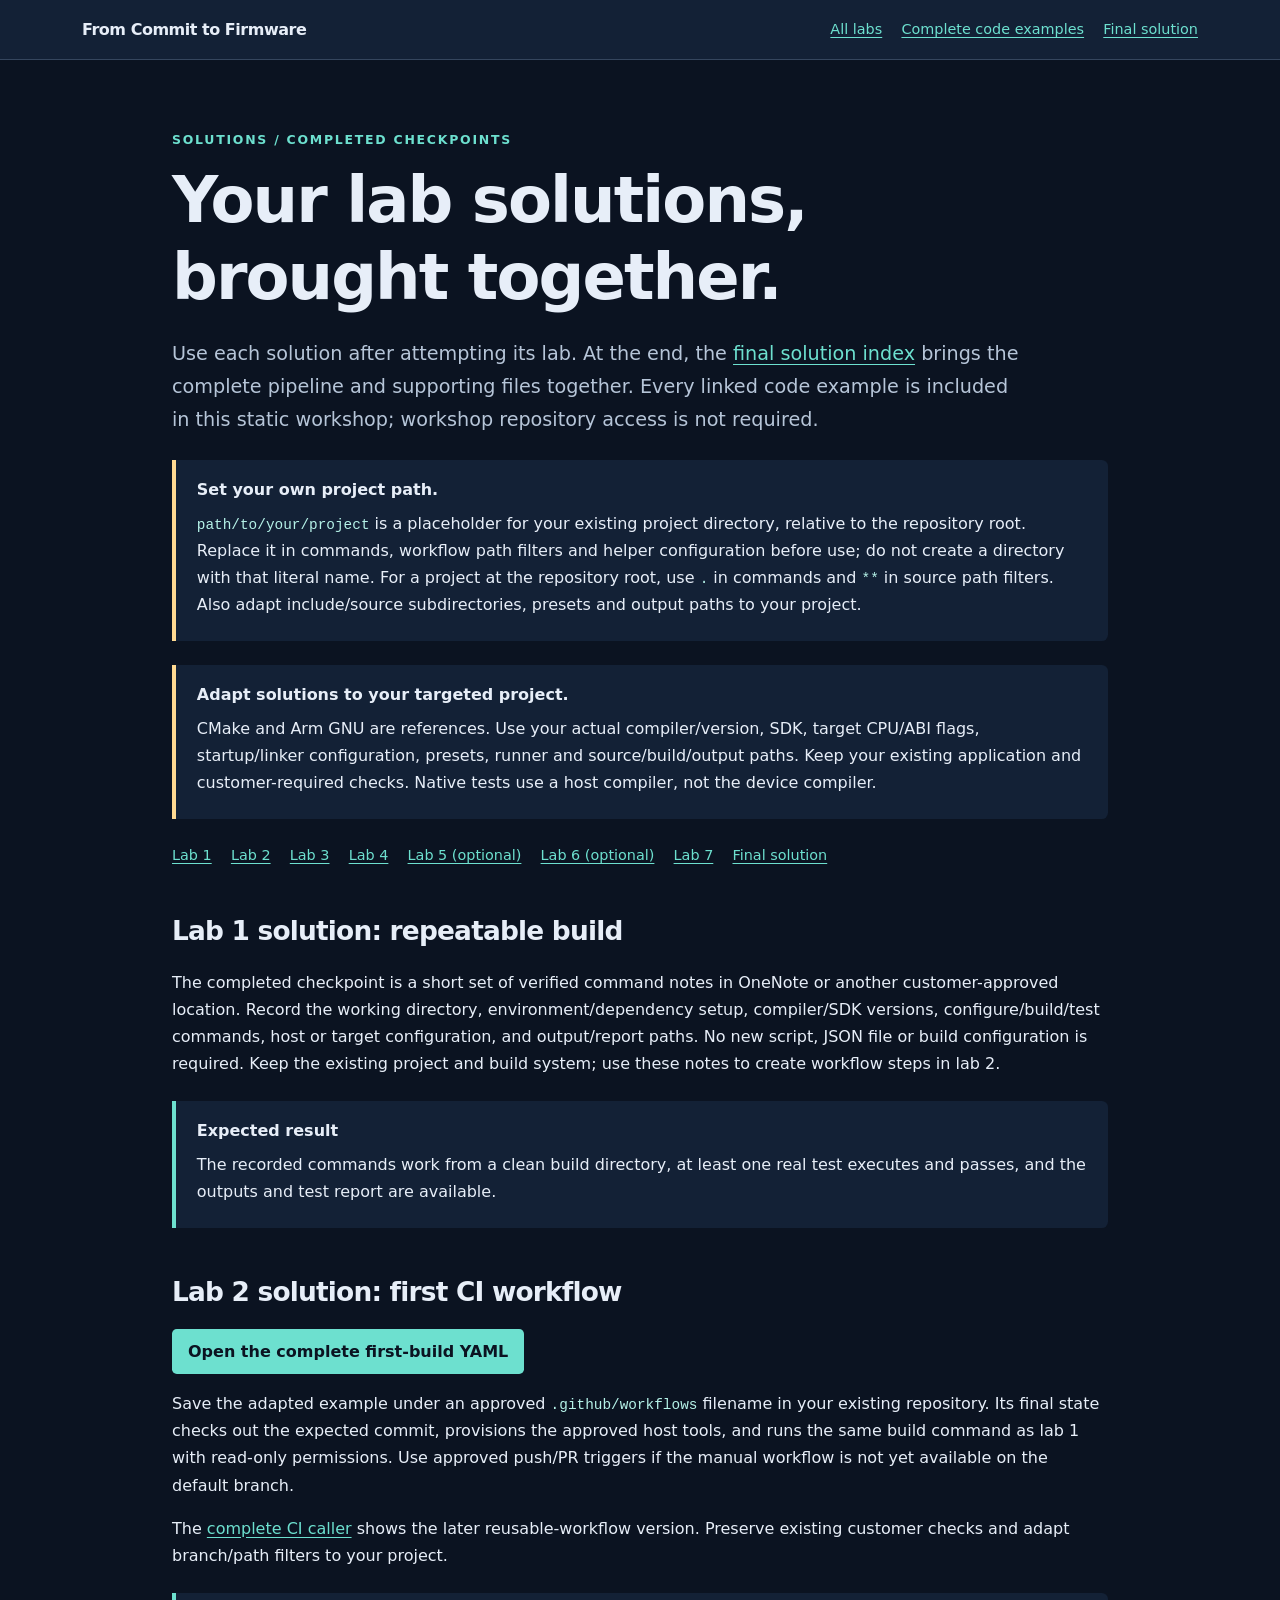
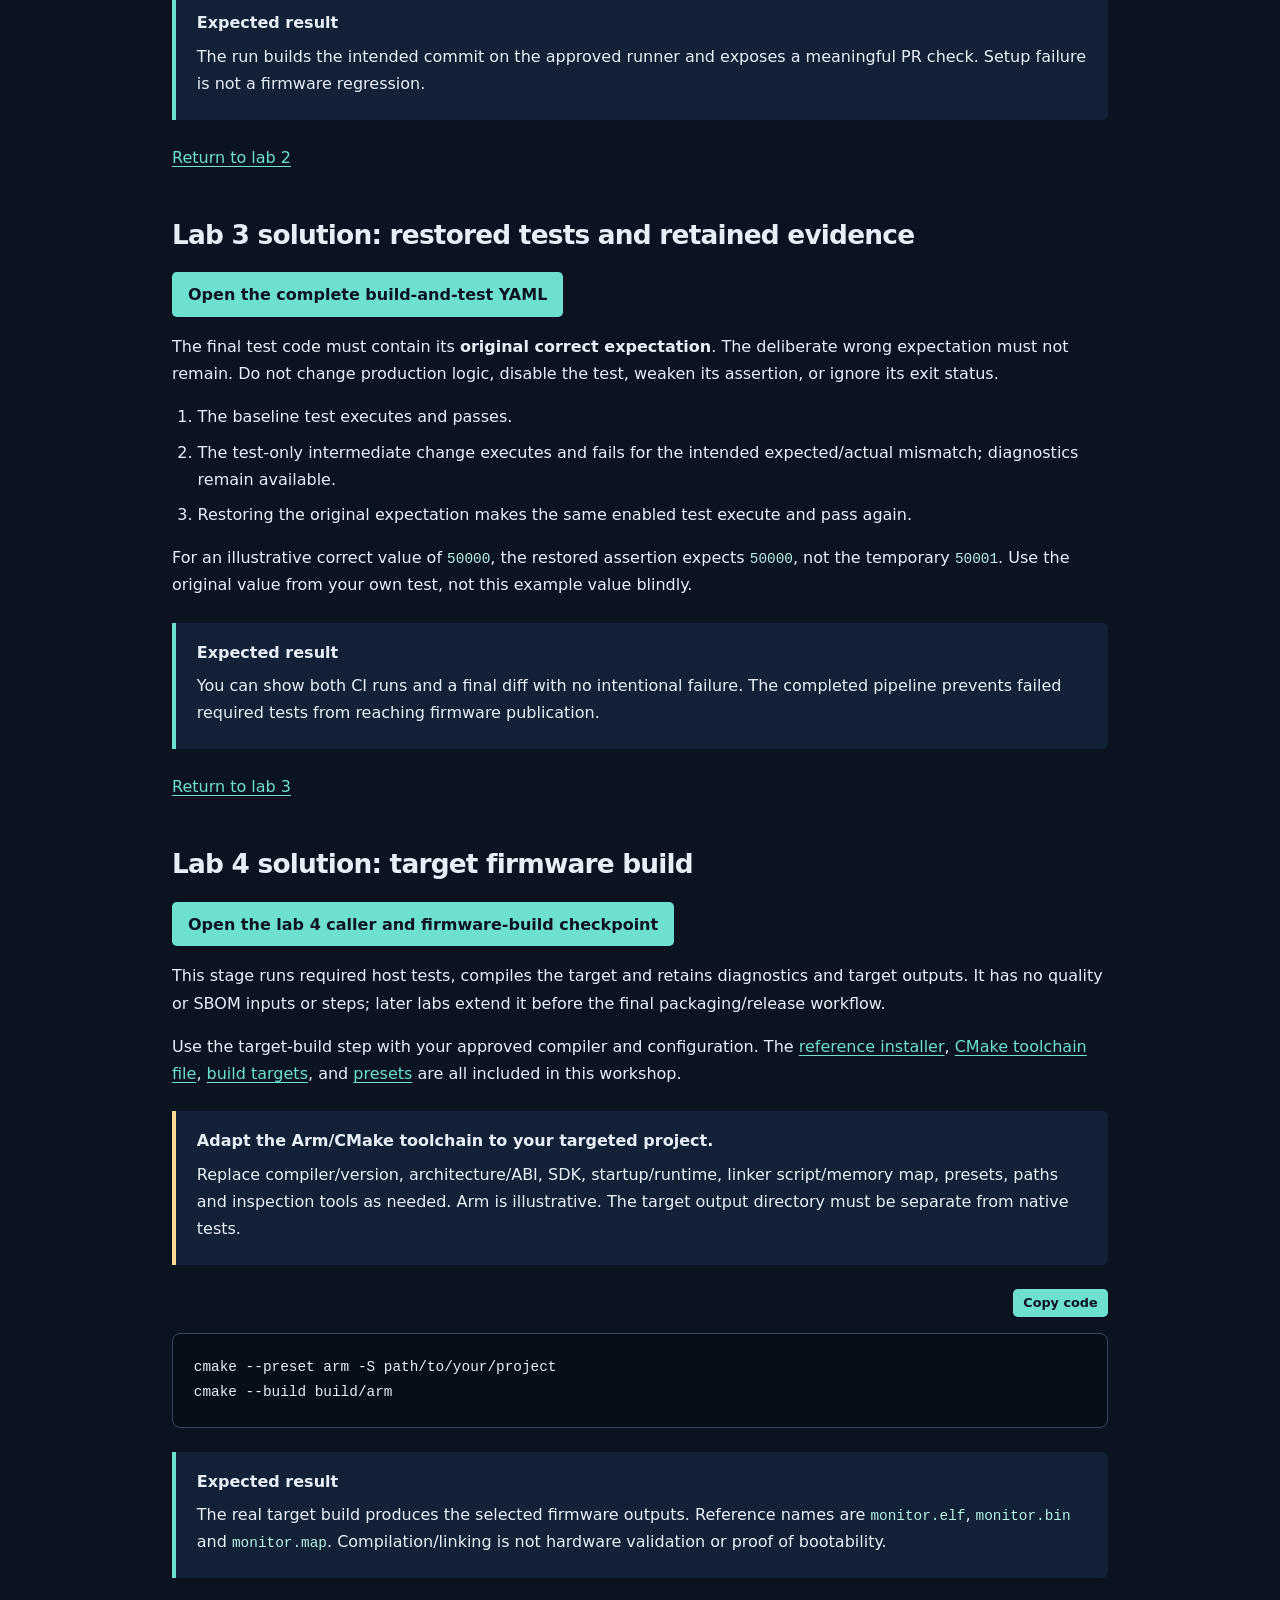
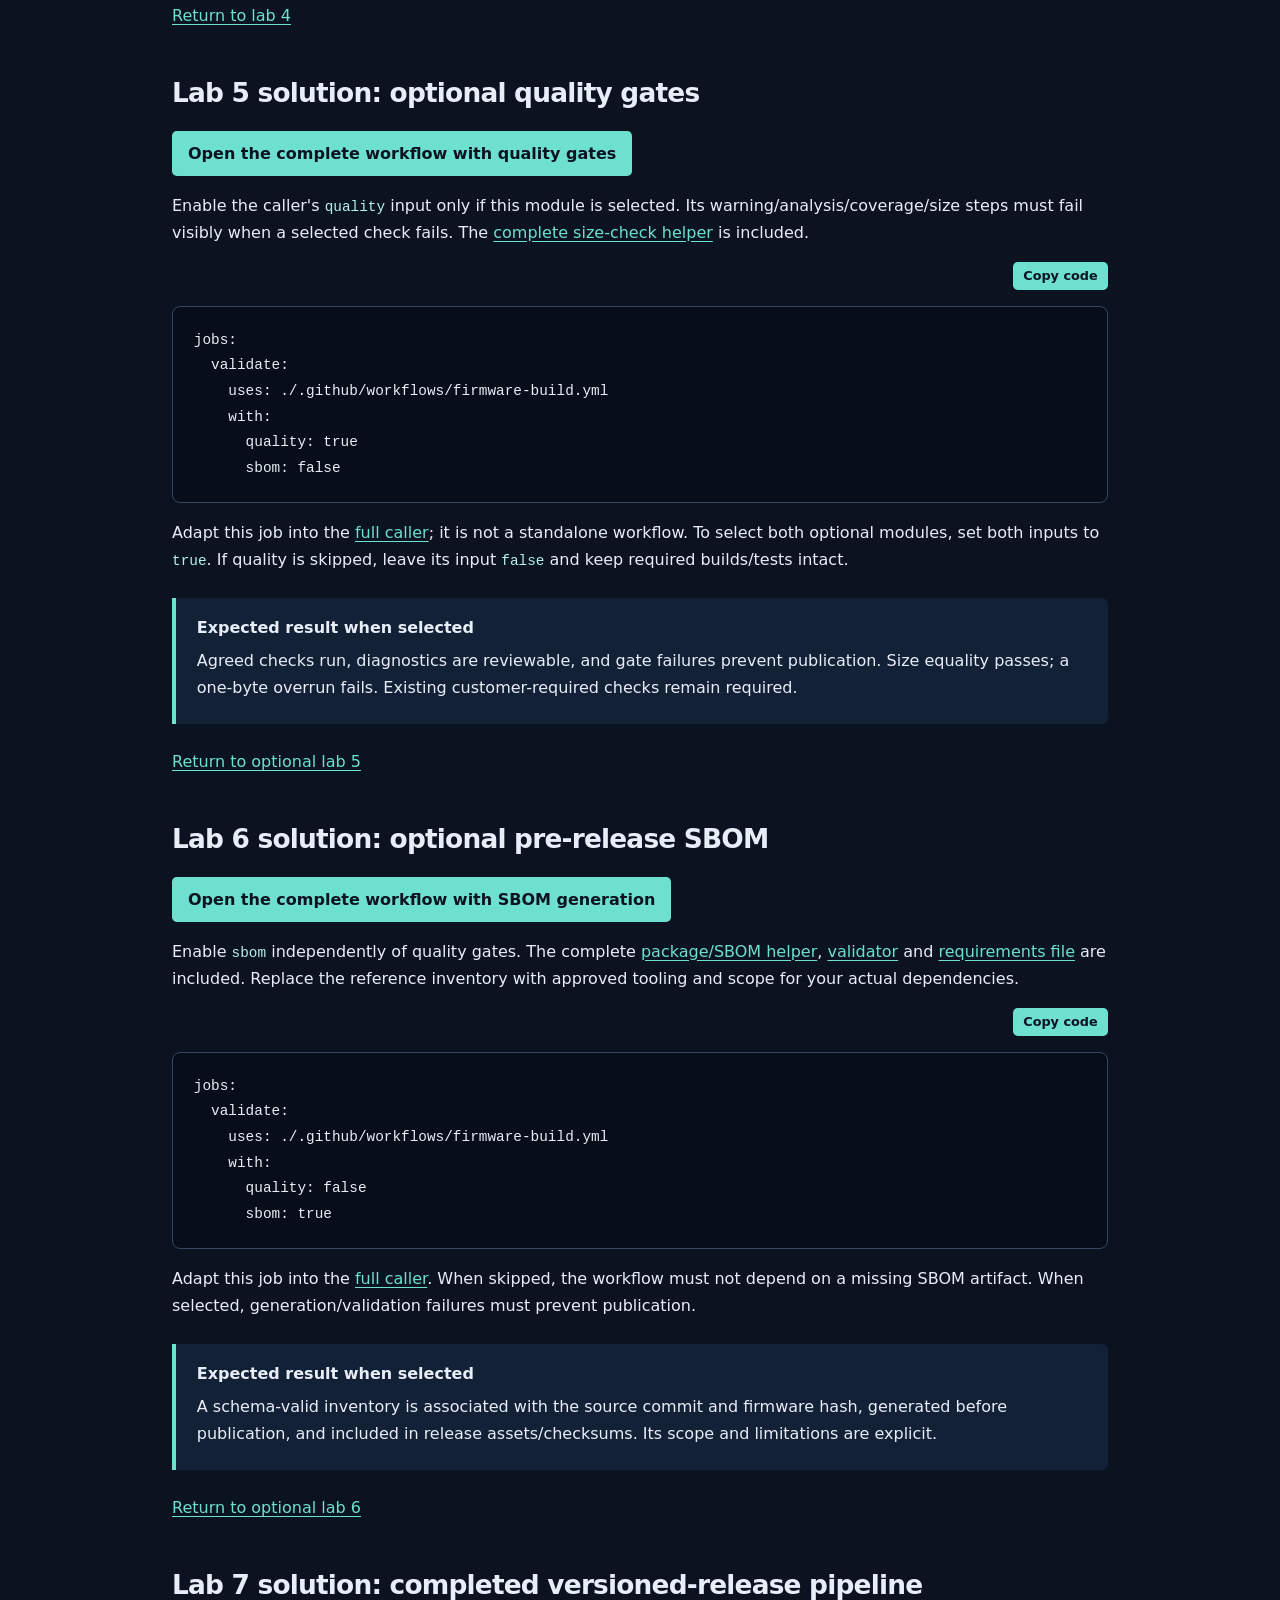
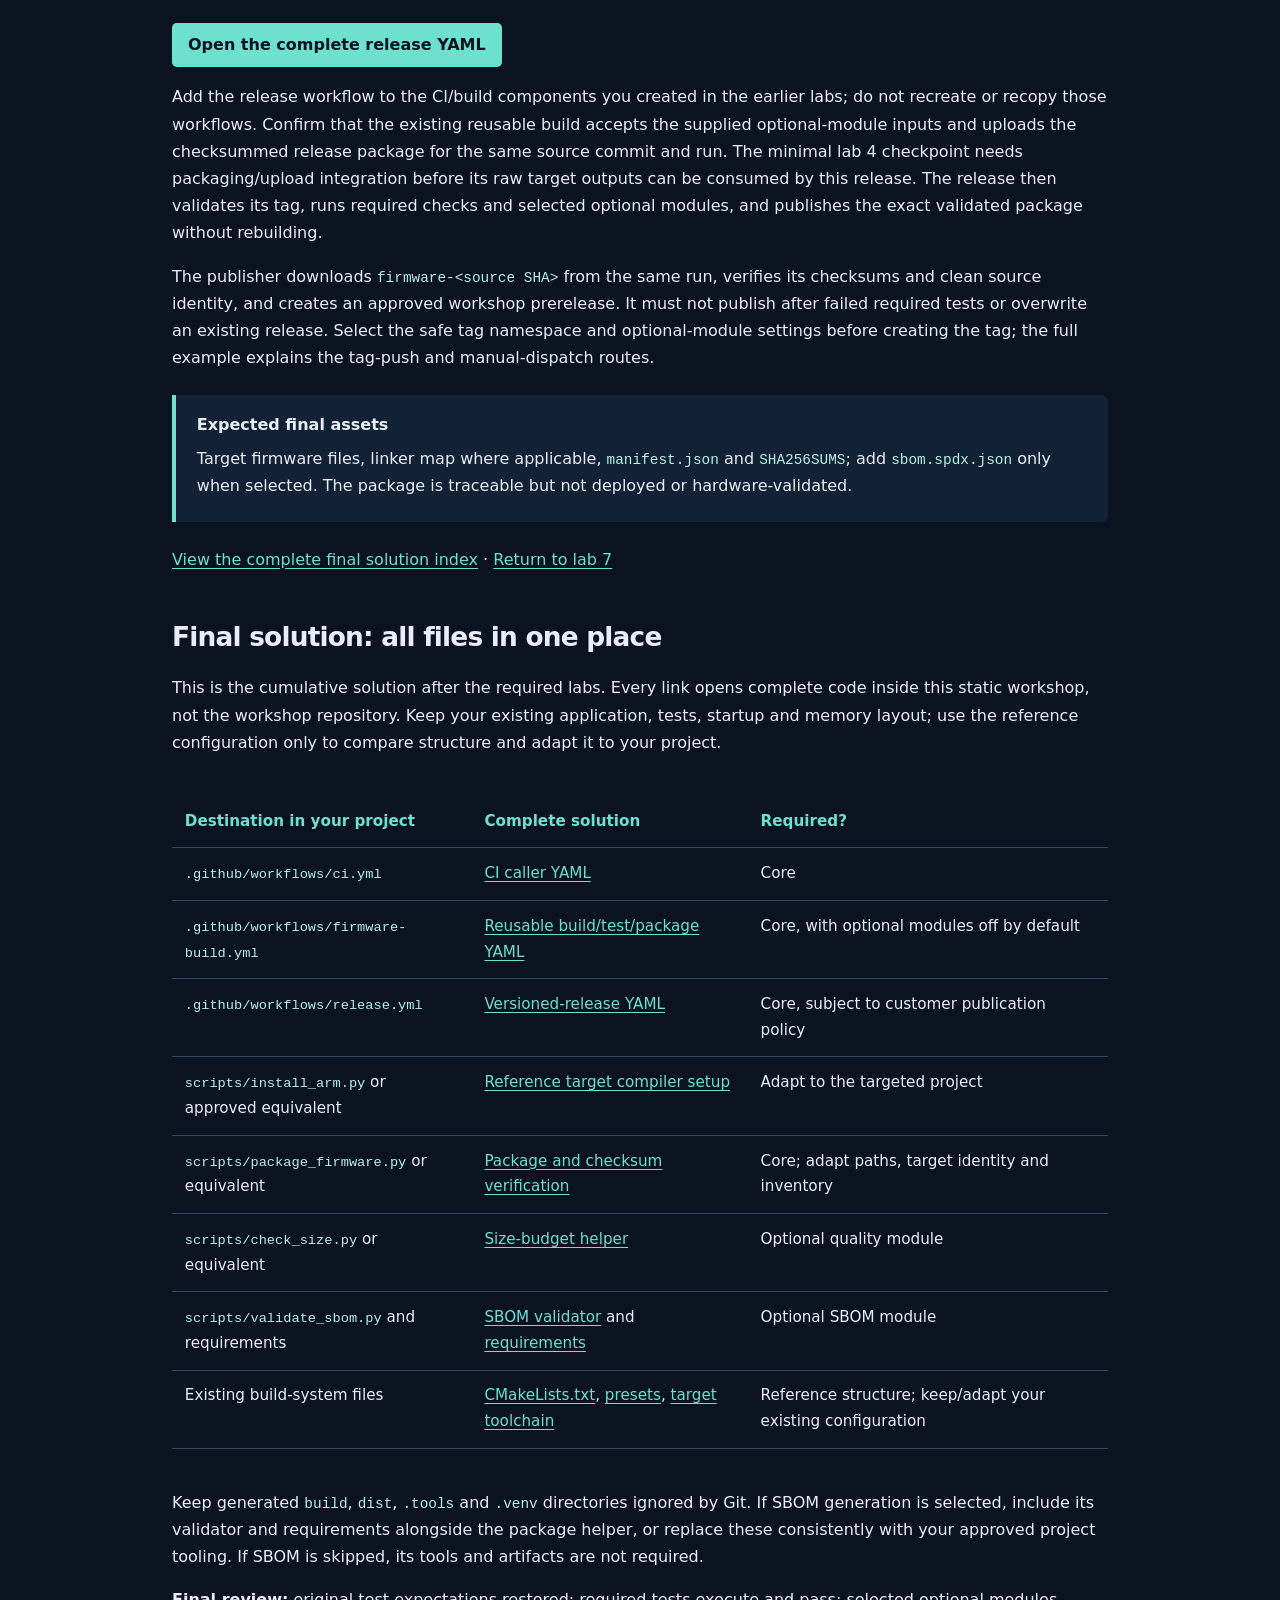
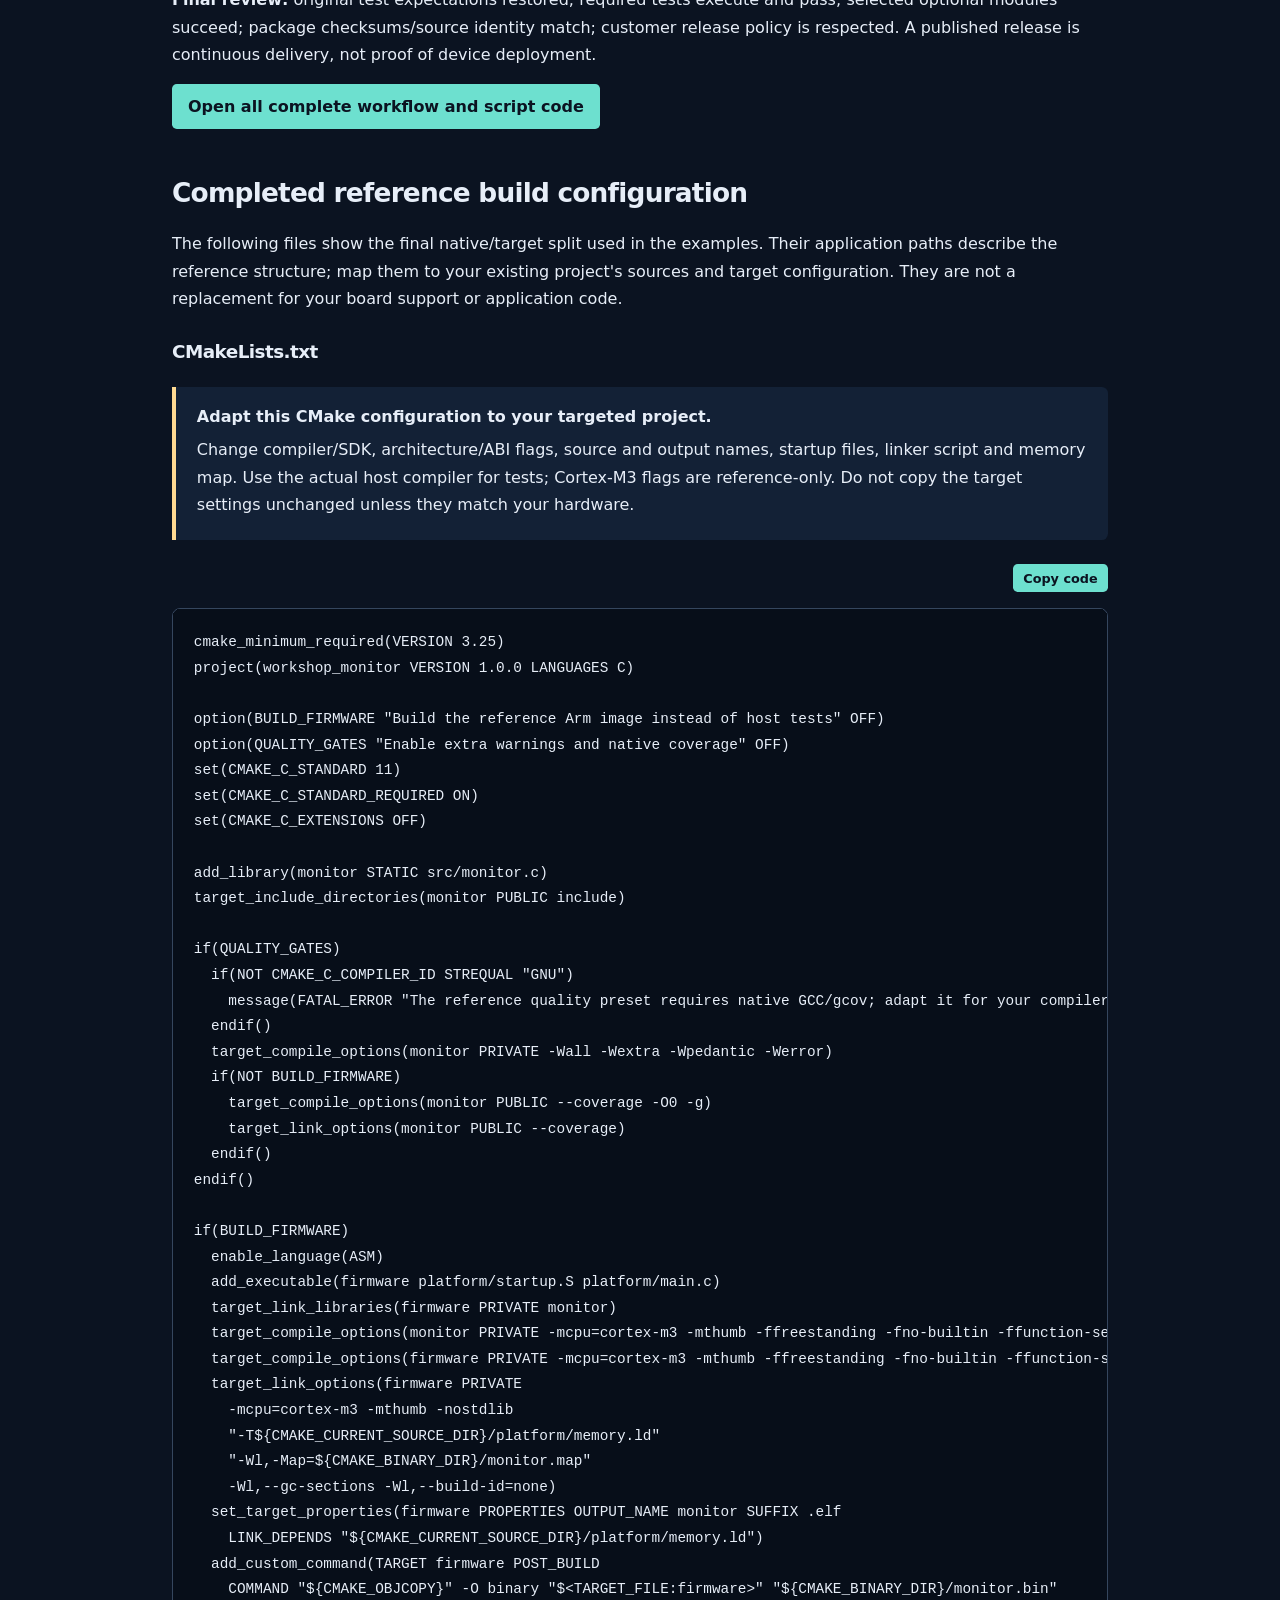
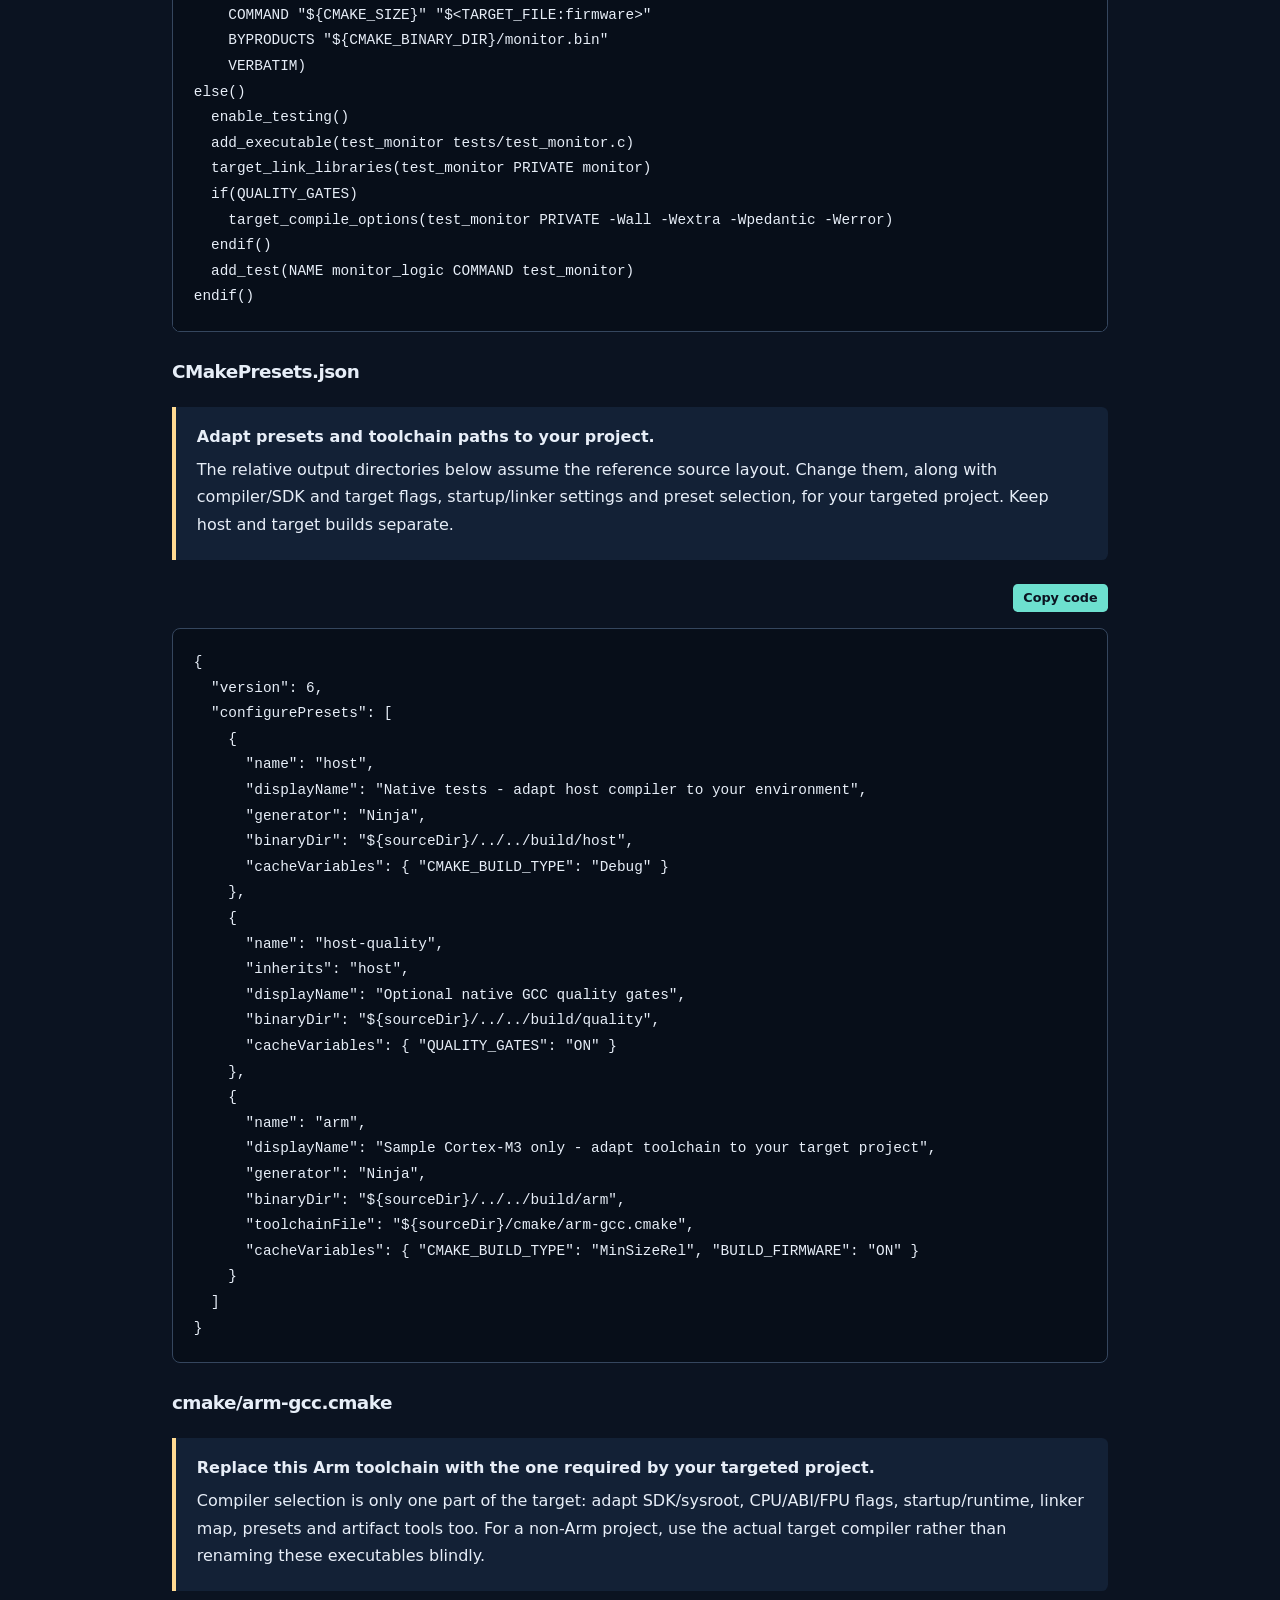
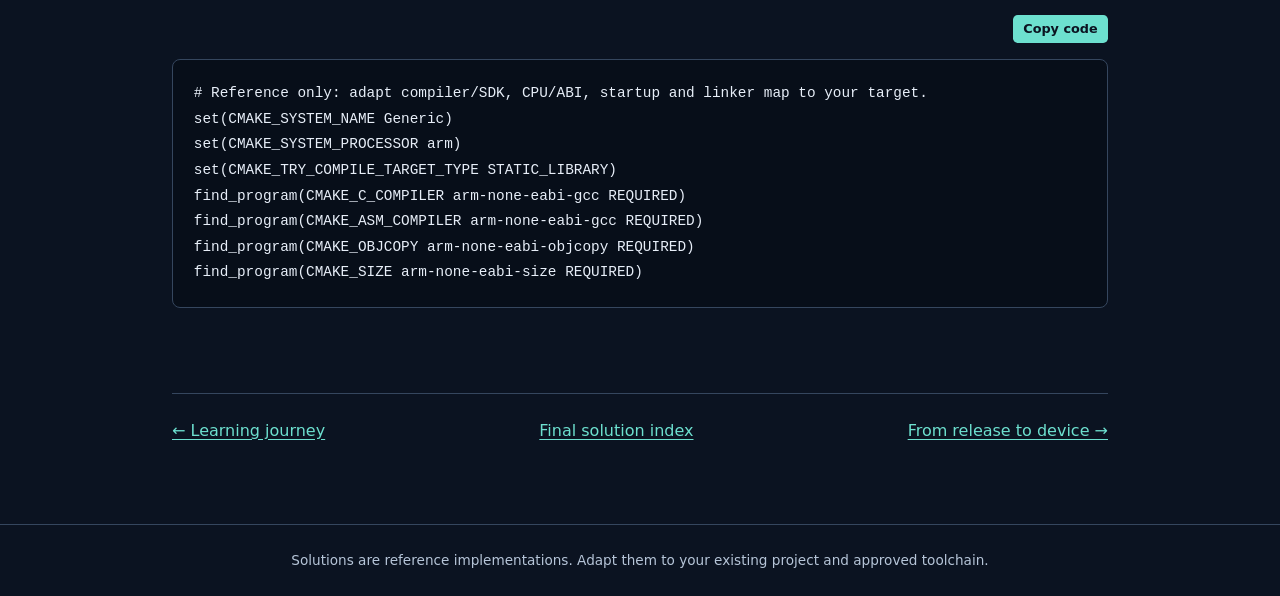
<file: site/solutions.html>
<!doctype html>
<html lang="en">
<head><meta charset="utf-8"><meta name="viewport" content="width=device-width, initial-scale=1"><title>Lab solutions and final pipeline | From Commit to Firmware</title><link rel="stylesheet" href="assets/styles.css"><script src="assets/workshop.js" defer></script></head>
<body><a class="skip" href="#main">Skip to content</a><header><div class="bar"><a class="brand" href="index.html">From Commit to Firmware</a><nav aria-label="Main"><a href="index.html#journey">All labs</a><a href="workflow-examples.html">Complete code examples</a><a href="#final">Final solution</a></nav></div></header>
<main id="main"><p class="eyebrow">Solutions / Completed checkpoints</p><h1>Your lab solutions, brought together.</h1>
<p class="lead">Use each solution after attempting its lab. At the end, the <a href="#final">final solution index</a> brings the complete pipeline and supporting files together. Every linked code example is included in this static workshop; workshop repository access is not required.</p>
<aside class="callout" data-project-path><strong>Set your own project path.</strong><p><code>path/to/your/project</code> is a placeholder for your existing project directory, relative to the repository root. Replace it in commands, workflow path filters and helper configuration before use; do not create a directory with that literal name. For a project at the repository root, use <code>.</code> in commands and <code>**</code> in source path filters. Also adapt include/source subdirectories, presets and output paths to your project.</p></aside>
<aside class="callout" data-toolchain><strong>Adapt solutions to your targeted project.</strong><p>CMake and Arm GNU are references. Use your actual compiler/version, SDK, target CPU/ABI flags, startup/linker configuration, presets, runner and source/build/output paths. Keep your existing application and customer-required checks. Native tests use a host compiler, not the device compiler.</p></aside>
<nav aria-label="Lab solutions"><a href="#lab-01">Lab 1</a><a href="#lab-02">Lab 2</a><a href="#lab-03">Lab 3</a><a href="#lab-04">Lab 4</a><a href="#lab-05">Lab 5 (optional)</a><a href="#lab-06">Lab 6 (optional)</a><a href="#lab-07">Lab 7</a><a href="#final">Final solution</a></nav>

<section id="lab-01"><h2>Lab 1 solution: repeatable build</h2>
<p>The completed checkpoint is a short set of verified command notes in OneNote or another customer-approved location. Record the working directory, environment/dependency setup, compiler/SDK versions, configure/build/test commands, host or target configuration, and output/report paths. No new script, JSON file or build configuration is required. Keep the existing project and build system; use these notes to create workflow steps in lab 2.</p>
<div class="checkpoint"><strong>Expected result</strong><p>The recorded commands work from a clean build directory, at least one real test executes and passes, and the outputs and test report are available.</p></div></section>

<section id="lab-02"><h2>Lab 2 solution: first CI workflow</h2>
<p><a class="button" href="workflow-examples.html#first-build">Open the complete first-build YAML</a></p>
<p>Save the adapted example under an approved <code>.github/workflows</code> filename in your existing repository. Its final state checks out the expected commit, provisions the approved host tools, and runs the same build command as lab 1 with read-only permissions. Use approved push/PR triggers if the manual workflow is not yet available on the default branch.</p>
<p>The <a href="workflow-examples.html#ci">complete CI caller</a> shows the later reusable-workflow version. Preserve existing customer checks and adapt branch/path filters to your project.</p>
<div class="checkpoint"><strong>Expected result</strong><p>The run builds the intended commit on the approved runner and exposes a meaningful PR check. Setup failure is not a firmware regression.</p></div>
<p><a href="labs/02-first-pipeline.html">Return to lab 2</a></p></section>

<section id="lab-03"><h2>Lab 3 solution: restored tests and retained evidence</h2>
<p><a class="button" href="workflow-examples.html#tests">Open the complete build-and-test YAML</a></p>
<p>The final test code must contain its <strong>original correct expectation</strong>. The deliberate wrong expectation must not remain. Do not change production logic, disable the test, weaken its assertion, or ignore its exit status.</p>
<ol><li>The baseline test executes and passes.</li><li>The test-only intermediate change executes and fails for the intended expected/actual mismatch; diagnostics remain available.</li><li>Restoring the original expectation makes the same enabled test execute and pass again.</li></ol>
<p>For an illustrative correct value of <code>50000</code>, the restored assertion expects <code>50000</code>, not the temporary <code>50001</code>. Use the original value from your own test, not this example value blindly.</p>
<div class="checkpoint"><strong>Expected result</strong><p>You can show both CI runs and a final diff with no intentional failure. The completed pipeline prevents failed required tests from reaching firmware publication.</p></div>
<p><a href="labs/03-tests-and-debugging.html">Return to lab 3</a></p></section>

<section id="lab-04"><h2>Lab 4 solution: target firmware build</h2>
<p><a class="button" href="workflow-examples.html#target-build-checkpoint">Open the lab 4 caller and firmware-build checkpoint</a></p>
<p>This stage runs required host tests, compiles the target and retains diagnostics and target outputs. It has no quality or SBOM inputs or steps; later labs extend it before the final packaging/release workflow.</p>
<p>Use the target-build step with your approved compiler and configuration. The <a href="workflow-examples.html#install-arm">reference installer</a>, <a href="#target-toolchain">CMake toolchain file</a>, <a href="#cmake-project">build targets</a>, and <a href="#cmake-presets">presets</a> are all included in this workshop.</p>
<aside class="callout" data-toolchain><strong>Adapt the Arm/CMake toolchain to your targeted project.</strong><p>Replace compiler/version, architecture/ABI, SDK, startup/runtime, linker script/memory map, presets, paths and inspection tools as needed. Arm is illustrative. The target output directory must be separate from native tests.</p></aside>
<pre><code>cmake --preset arm -S path/to/your/project
cmake --build build/arm</code></pre>
<div class="checkpoint"><strong>Expected result</strong><p>The real target build produces the selected firmware outputs. Reference names are <code>monitor.elf</code>, <code>monitor.bin</code> and <code>monitor.map</code>. Compilation/linking is not hardware validation or proof of bootability.</p></div>
<p><a href="labs/04-arm-firmware.html">Return to lab 4</a></p></section>

<section id="lab-05"><h2>Lab 5 solution: optional quality gates</h2>
<p><a class="button" href="workflow-examples.html#firmware-build">Open the complete workflow with quality gates</a></p>
<p>Enable the caller's <code>quality</code> input only if this module is selected. Its warning/analysis/coverage/size steps must fail visibly when a selected check fails. The <a href="workflow-examples.html#check-size">complete size-check helper</a> is included.</p>
<pre><code>jobs:
  validate:
    uses: ./.github/workflows/firmware-build.yml
    with:
      quality: true
      sbom: false</code></pre>
<p>Adapt this job into the <a href="workflow-examples.html#ci">full caller</a>; it is not a standalone workflow. To select both optional modules, set both inputs to <code>true</code>. If quality is skipped, leave its input <code>false</code> and keep required builds/tests intact.</p>
<div class="checkpoint"><strong>Expected result when selected</strong><p>Agreed checks run, diagnostics are reviewable, and gate failures prevent publication. Size equality passes; a one-byte overrun fails. Existing customer-required checks remain required.</p></div>
<p><a href="labs/05-quality-gates-optional.html">Return to optional lab 5</a></p></section>

<section id="lab-06"><h2>Lab 6 solution: optional pre-release SBOM</h2>
<p><a class="button" href="workflow-examples.html#firmware-build">Open the complete workflow with SBOM generation</a></p>
<p>Enable <code>sbom</code> independently of quality gates. The complete <a href="workflow-examples.html#package-firmware">package/SBOM helper</a>, <a href="workflow-examples.html#validate-sbom">validator</a> and <a href="workflow-examples.html#sbom-requirements">requirements file</a> are included. Replace the reference inventory with approved tooling and scope for your actual dependencies.</p>
<pre><code>jobs:
  validate:
    uses: ./.github/workflows/firmware-build.yml
    with:
      quality: false
      sbom: true</code></pre>
<p>Adapt this job into the <a href="workflow-examples.html#ci">full caller</a>. When skipped, the workflow must not depend on a missing SBOM artifact. When selected, generation/validation failures must prevent publication.</p>
<div class="checkpoint"><strong>Expected result when selected</strong><p>A schema-valid inventory is associated with the source commit and firmware hash, generated before publication, and included in release assets/checksums. Its scope and limitations are explicit.</p></div>
<p><a href="labs/06-sbom-optional.html">Return to optional lab 6</a></p></section>

<section id="lab-07"><h2>Lab 7 solution: completed versioned-release pipeline</h2>
<p><a class="button" href="workflow-examples.html#release">Open the complete release YAML</a></p>
<p>Add the release workflow to the CI/build components you created in the earlier labs; do not recreate or recopy those workflows. Confirm that the existing reusable build accepts the supplied optional-module inputs and uploads the checksummed release package for the same source commit and run. The minimal lab 4 checkpoint needs packaging/upload integration before its raw target outputs can be consumed by this release. The release then validates its tag, runs required checks and selected optional modules, and publishes the exact validated package without rebuilding.</p>
<p>The publisher downloads <code>firmware-&lt;source SHA&gt;</code> from the same run, verifies its checksums and clean source identity, and creates an approved workshop prerelease. It must not publish after failed required tests or overwrite an existing release. Select the safe tag namespace and optional-module settings before creating the tag; the full example explains the tag-push and manual-dispatch routes.</p>
<div class="checkpoint"><strong>Expected final assets</strong><p>Target firmware files, linker map where applicable, <code>manifest.json</code> and <code>SHA256SUMS</code>; add <code>sbom.spdx.json</code> only when selected. The package is traceable but not deployed or hardware-validated.</p></div>
<p><a href="#final">View the complete final solution index</a> &middot; <a href="labs/07-versioned-releases.html">Return to lab 7</a></p></section>

<section id="final"><h2>Final solution: all files in one place</h2>
<p>This is the cumulative solution after the required labs. Every link opens complete code inside this static workshop, not the workshop repository. Keep your existing application, tests, startup and memory layout; use the reference configuration only to compare structure and adapt it to your project.</p>
<div class="table-wrap"><table><thead><tr><th>Destination in your project</th><th>Complete solution</th><th>Required?</th></tr></thead><tbody>
<tr><td><code>.github/workflows/ci.yml</code></td><td><a href="workflow-examples.html#ci">CI caller YAML</a></td><td>Core</td></tr>
<tr><td><code>.github/workflows/firmware-build.yml</code></td><td><a href="workflow-examples.html#firmware-build">Reusable build/test/package YAML</a></td><td>Core, with optional modules off by default</td></tr>
<tr><td><code>.github/workflows/release.yml</code></td><td><a href="workflow-examples.html#release">Versioned-release YAML</a></td><td>Core, subject to customer publication policy</td></tr>
<tr><td><code>scripts/install_arm.py</code> or approved equivalent</td><td><a href="workflow-examples.html#install-arm">Reference target compiler setup</a></td><td>Adapt to the targeted project</td></tr>
<tr><td><code>scripts/package_firmware.py</code> or equivalent</td><td><a href="workflow-examples.html#package-firmware">Package and checksum verification</a></td><td>Core; adapt paths, target identity and inventory</td></tr>
<tr><td><code>scripts/check_size.py</code> or equivalent</td><td><a href="workflow-examples.html#check-size">Size-budget helper</a></td><td>Optional quality module</td></tr>
<tr><td><code>scripts/validate_sbom.py</code> and requirements</td><td><a href="workflow-examples.html#validate-sbom">SBOM validator</a> and <a href="workflow-examples.html#sbom-requirements">requirements</a></td><td>Optional SBOM module</td></tr>
<tr><td>Existing build-system files</td><td><a href="#cmake-project">CMakeLists.txt</a>, <a href="#cmake-presets">presets</a>, <a href="#target-toolchain">target toolchain</a></td><td>Reference structure; keep/adapt your existing configuration</td></tr>
</tbody></table></div>
<p>Keep generated <code>build</code>, <code>dist</code>, <code>.tools</code> and <code>.venv</code> directories ignored by Git. If SBOM generation is selected, include its validator and requirements alongside the package helper, or replace these consistently with your approved project tooling. If SBOM is skipped, its tools and artifacts are not required.</p>
<p><strong>Final review:</strong> original test expectations restored; required tests execute and pass; selected optional modules succeed; package checksums/source identity match; customer release policy is respected. A published release is continuous delivery, not proof of device deployment.</p>
<p><a class="button" href="workflow-examples.html">Open all complete workflow and script code</a></p></section>

<section id="build-configuration"><h2>Completed reference build configuration</h2><p>The following files show the final native/target split used in the examples. Their application paths describe the reference structure; map them to your existing project's sources and target configuration. They are not a replacement for your board support or application code.</p>
<h3 id="cmake-project">CMakeLists.txt</h3>
<aside class="callout" data-toolchain><strong>Adapt this CMake configuration to your targeted project.</strong><p>Change compiler/SDK, architecture/ABI flags, source and output names, startup files, linker script and memory map. Use the actual host compiler for tests; Cortex-M3 flags are reference-only. Do not copy the target settings unchanged unless they match your hardware.</p></aside>
<pre><code data-source="samples/reference-firmware/CMakeLists.txt">cmake_minimum_required(VERSION 3.25)
project(workshop_monitor VERSION 1.0.0 LANGUAGES C)

option(BUILD_FIRMWARE &quot;Build the reference Arm image instead of host tests&quot; OFF)
option(QUALITY_GATES &quot;Enable extra warnings and native coverage&quot; OFF)
set(CMAKE_C_STANDARD 11)
set(CMAKE_C_STANDARD_REQUIRED ON)
set(CMAKE_C_EXTENSIONS OFF)

add_library(monitor STATIC src/monitor.c)
target_include_directories(monitor PUBLIC include)

if(QUALITY_GATES)
  if(NOT CMAKE_C_COMPILER_ID STREQUAL &quot;GNU&quot;)
    message(FATAL_ERROR &quot;The reference quality preset requires native GCC/gcov; adapt it for your compiler.&quot;)
  endif()
  target_compile_options(monitor PRIVATE -Wall -Wextra -Wpedantic -Werror)
  if(NOT BUILD_FIRMWARE)
    target_compile_options(monitor PUBLIC --coverage -O0 -g)
    target_link_options(monitor PUBLIC --coverage)
  endif()
endif()

if(BUILD_FIRMWARE)
  enable_language(ASM)
  add_executable(firmware platform/startup.S platform/main.c)
  target_link_libraries(firmware PRIVATE monitor)
  target_compile_options(monitor PRIVATE -mcpu=cortex-m3 -mthumb -ffreestanding -fno-builtin -ffunction-sections -fdata-sections -Os)
  target_compile_options(firmware PRIVATE -mcpu=cortex-m3 -mthumb -ffreestanding -fno-builtin -ffunction-sections -fdata-sections -Os)
  target_link_options(firmware PRIVATE
    -mcpu=cortex-m3 -mthumb -nostdlib
    &quot;-T${CMAKE_CURRENT_SOURCE_DIR}/platform/memory.ld&quot;
    &quot;-Wl,-Map=${CMAKE_BINARY_DIR}/monitor.map&quot;
    -Wl,--gc-sections -Wl,--build-id=none)
  set_target_properties(firmware PROPERTIES OUTPUT_NAME monitor SUFFIX .elf
    LINK_DEPENDS &quot;${CMAKE_CURRENT_SOURCE_DIR}/platform/memory.ld&quot;)
  add_custom_command(TARGET firmware POST_BUILD
    COMMAND &quot;${CMAKE_OBJCOPY}&quot; -O binary &quot;$&lt;TARGET_FILE:firmware&gt;&quot; &quot;${CMAKE_BINARY_DIR}/monitor.bin&quot;
    COMMAND &quot;${CMAKE_SIZE}&quot; &quot;$&lt;TARGET_FILE:firmware&gt;&quot;
    BYPRODUCTS &quot;${CMAKE_BINARY_DIR}/monitor.bin&quot;
    VERBATIM)
else()
  enable_testing()
  add_executable(test_monitor tests/test_monitor.c)
  target_link_libraries(test_monitor PRIVATE monitor)
  if(QUALITY_GATES)
    target_compile_options(test_monitor PRIVATE -Wall -Wextra -Wpedantic -Werror)
  endif()
  add_test(NAME monitor_logic COMMAND test_monitor)
endif()
</code></pre>
<h3 id="cmake-presets">CMakePresets.json</h3>
<aside class="callout" data-toolchain><strong>Adapt presets and toolchain paths to your project.</strong><p>The relative output directories below assume the reference source layout. Change them, along with compiler/SDK and target flags, startup/linker settings and preset selection, for your targeted project. Keep host and target builds separate.</p></aside>
<pre><code data-source="samples/reference-firmware/CMakePresets.json">{
  &quot;version&quot;: 6,
  &quot;configurePresets&quot;: [
    {
      &quot;name&quot;: &quot;host&quot;,
      &quot;displayName&quot;: &quot;Native tests - adapt host compiler to your environment&quot;,
      &quot;generator&quot;: &quot;Ninja&quot;,
      &quot;binaryDir&quot;: &quot;${sourceDir}/../../build/host&quot;,
      &quot;cacheVariables&quot;: { &quot;CMAKE_BUILD_TYPE&quot;: &quot;Debug&quot; }
    },
    {
      &quot;name&quot;: &quot;host-quality&quot;,
      &quot;inherits&quot;: &quot;host&quot;,
      &quot;displayName&quot;: &quot;Optional native GCC quality gates&quot;,
      &quot;binaryDir&quot;: &quot;${sourceDir}/../../build/quality&quot;,
      &quot;cacheVariables&quot;: { &quot;QUALITY_GATES&quot;: &quot;ON&quot; }
    },
    {
      &quot;name&quot;: &quot;arm&quot;,
      &quot;displayName&quot;: &quot;Sample Cortex-M3 only - adapt toolchain to your target project&quot;,
      &quot;generator&quot;: &quot;Ninja&quot;,
      &quot;binaryDir&quot;: &quot;${sourceDir}/../../build/arm&quot;,
      &quot;toolchainFile&quot;: &quot;${sourceDir}/cmake/arm-gcc.cmake&quot;,
      &quot;cacheVariables&quot;: { &quot;CMAKE_BUILD_TYPE&quot;: &quot;MinSizeRel&quot;, &quot;BUILD_FIRMWARE&quot;: &quot;ON&quot; }
    }
  ]
}
</code></pre>
<h3 id="target-toolchain">cmake/arm-gcc.cmake</h3>
<aside class="callout" data-toolchain><strong>Replace this Arm toolchain with the one required by your targeted project.</strong><p>Compiler selection is only one part of the target: adapt SDK/sysroot, CPU/ABI/FPU flags, startup/runtime, linker map, presets and artifact tools too. For a non-Arm project, use the actual target compiler rather than renaming these executables blindly.</p></aside>
<pre><code data-source="samples/reference-firmware/cmake/arm-gcc.cmake"># Reference only: adapt compiler/SDK, CPU/ABI, startup and linker map to your target.
set(CMAKE_SYSTEM_NAME Generic)
set(CMAKE_SYSTEM_PROCESSOR arm)
set(CMAKE_TRY_COMPILE_TARGET_TYPE STATIC_LIBRARY)
find_program(CMAKE_C_COMPILER arm-none-eabi-gcc REQUIRED)
find_program(CMAKE_ASM_COMPILER arm-none-eabi-gcc REQUIRED)
find_program(CMAKE_OBJCOPY arm-none-eabi-objcopy REQUIRED)
find_program(CMAKE_SIZE arm-none-eabi-size REQUIRED)
</code></pre></section>

<p id="status" class="status" role="status" aria-live="polite"></p>
<div class="pager"><a href="index.html#journey">&larr; Learning journey</a><a href="#final">Final solution index</a><a href="deployment-concepts.html">From release to device &rarr;</a></div>
</main><footer>Solutions are reference implementations. Adapt them to your existing project and approved toolchain.</footer></body></html>
</file>
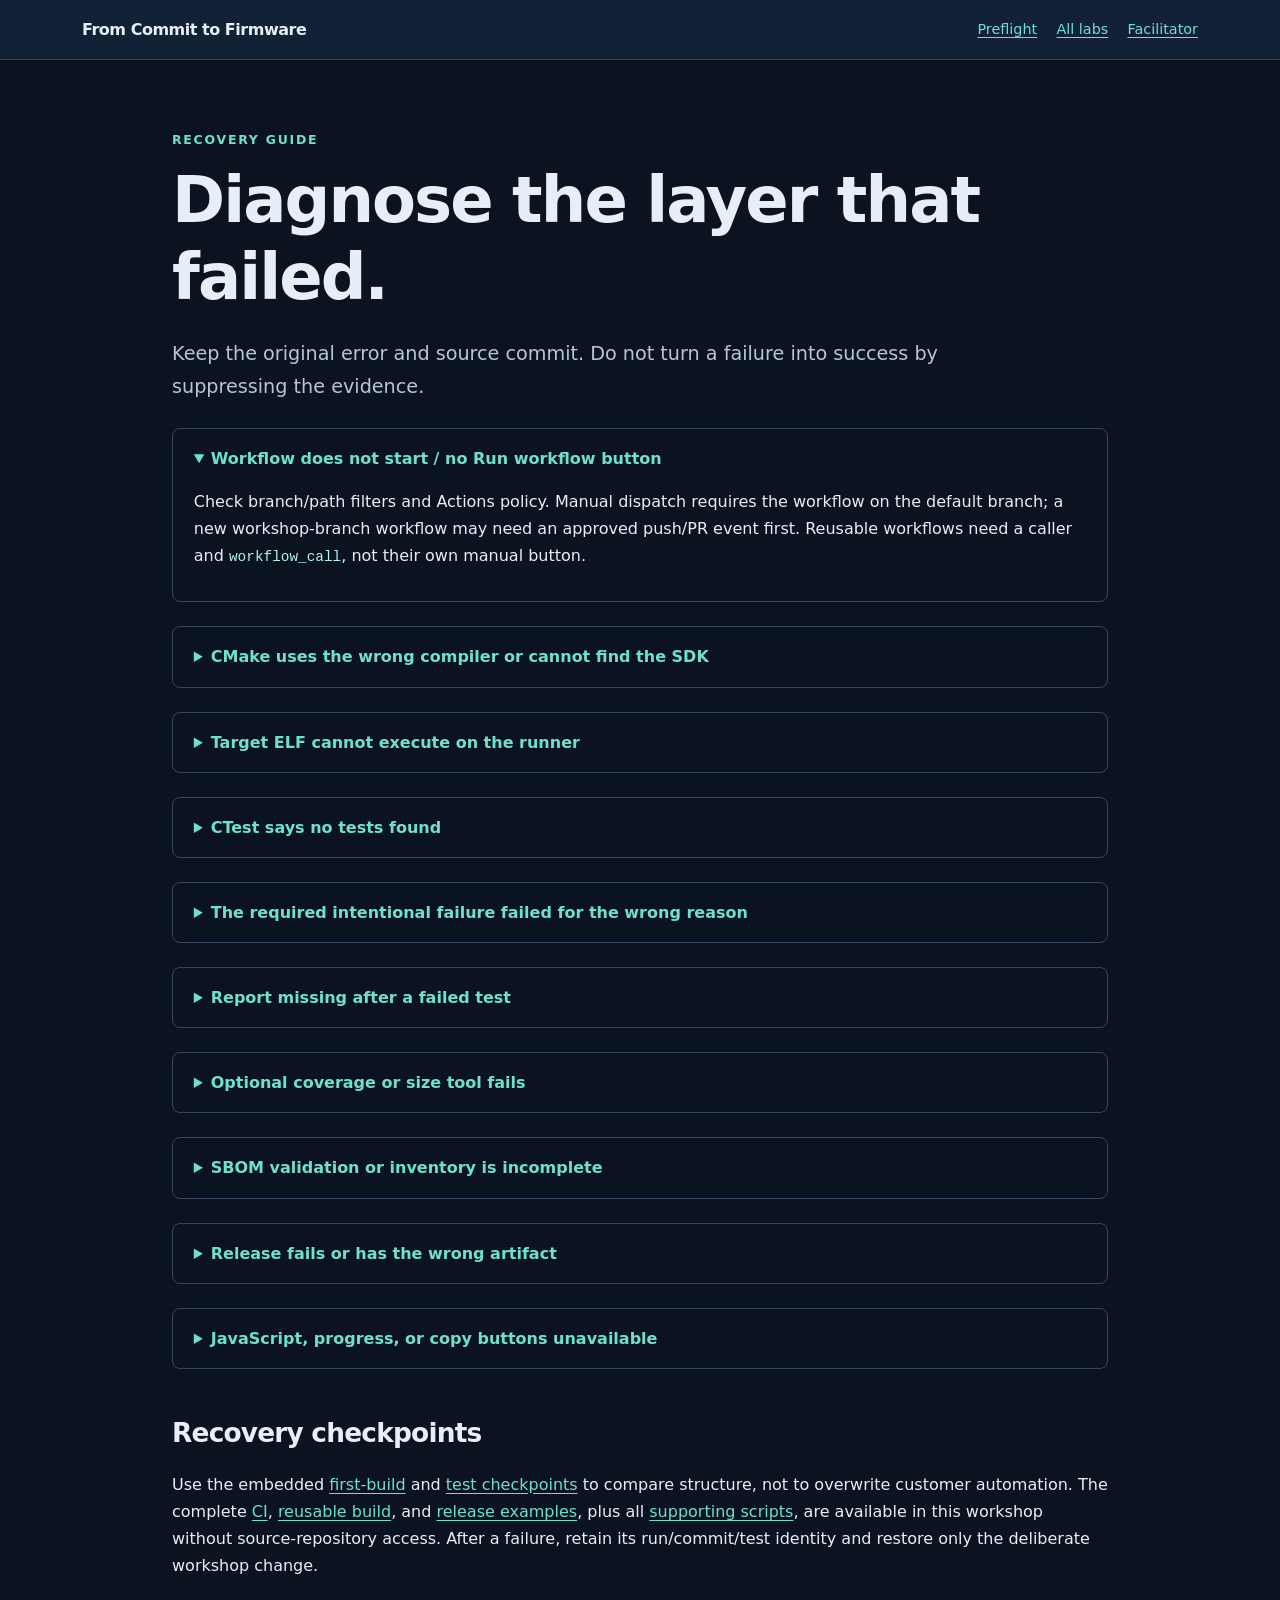
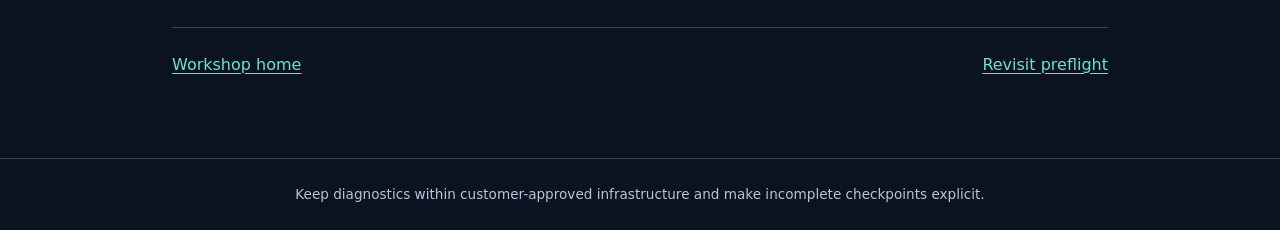
<file: site/troubleshooting.html>
<!doctype html>
<html lang="en">
<head><meta charset="utf-8"><meta name="viewport" content="width=device-width, initial-scale=1"><title>Troubleshooting | From Commit to Firmware</title><link rel="stylesheet" href="assets/styles.css"></head>
<body><a class="skip" href="#main">Skip to content</a><header><div class="bar"><a class="brand" href="index.html">From Commit to Firmware</a><nav aria-label="Main"><a href="prerequisites.html">Preflight</a><a href="index.html#journey">All labs</a><a href="instructor.html">Facilitator</a></nav></div></header>
<main id="main"><p class="eyebrow">Recovery guide</p><h1>Diagnose the layer that failed.</h1>
<p class="lead">Keep the original error and source commit. Do not turn a failure into success by suppressing the evidence.</p>
<details open><summary>Workflow does not start / no Run workflow button</summary><p>Check branch/path filters and Actions policy. Manual dispatch requires the workflow on the default branch; a new workshop-branch workflow may need an approved push/PR event first. Reusable workflows need a caller and <code>workflow_call</code>, not their own manual button.</p></details>
<details><summary>CMake uses the wrong compiler or cannot find the SDK</summary><p><strong>Adapt the toolchain to your targeted project:</strong> verify compiler/version, SDK/sysroot, CPU/ABI/FPU flags, startup files, linker map, presets, runner PATH and license access. Use a new build directory when changing toolchains. Host tests need a host compiler; the sample Arm toolchain is not universal. Do not delete customer-owned directories blindly.</p></details>
<details><summary>Target ELF cannot execute on the runner</summary><p>The device executable is not a host test. Use a native test build, or a separately supported emulator/HIL setup. Do not relabel an unexecuted target build as a passed test. Adapt CMake/toolchain configuration to distinguish host and actual target outputs.</p></details>
<details><summary>CTest says no tests found</summary><p>Check test registration, build directory and command mapping. “No tests found” is not passing test evidence. The reference package script rejects an empty test report. Restore actual test execution before continuing.</p></details>
<details><summary>The required intentional failure failed for the wrong reason</summary><p>A compile/license/network error is not the expected test assertion. Return to the recorded baseline, confirm the test executes, and change only its expectation. Restore the exact original assertion afterward; do not change production firmware logic, skip the test, or mask its exit code.</p></details>
<details><summary>Report missing after a failed test</summary><p>Use an always-run artifact step and the actual report path. Inspect test runner output to confirm it wrote a file. Artifact retention must not erase the test failure. Do not upload broad workspace globs containing customer secrets.</p></details>
<details><summary>Optional coverage or size tool fails</summary><p>When selected, the module must fail visibly. Check the matching host compiler/gcov versions, supported source scope, and target size utility/sections. <strong>Adapt the CMake/Arm toolchain and reporting to your targeted project.</strong> If not selected, the core must have no dependency on its report. Preserve customer-required checks.</p></details>
<details><summary>SBOM validation or inventory is incomplete</summary><p>Check schema version, required fields, commit/firmware hashes, generator scope, and network access to the pinned schema. Document unknown components/licenses rather than inventing them. A valid schema is not inventory completeness. If SBOM is selected, validation failure blocks publication.</p></details>
<details><summary>Release fails or has the wrong artifact</summary><p>Select an existing safe workshop version tag, not a branch. Ensure the named artifact is from the same run/source SHA, not another CI run. Compare manifest identity and checksums. Existing releases are intentionally not overwritten; do not force-update production tags. The publisher needs customer-approved write permission.</p></details>
<details><summary>JavaScript, progress, or copy buttons unavailable</summary><p>All content/navigation remains readable without JavaScript. Copy code manually. Browser-local progress is optional and not a server-side completion record. VibeHub may apply scripting restrictions; keep the relative HTML/CSS assets together when uploading.</p></details>
<h2>Recovery checkpoints</h2><p>Use the embedded <a href="workflow-examples.html#first-build">first-build</a> and <a href="workflow-examples.html#tests">test checkpoints</a> to compare structure, not to overwrite customer automation. The complete <a href="workflow-examples.html#ci">CI</a>, <a href="workflow-examples.html#firmware-build">reusable build</a>, and <a href="workflow-examples.html#release">release examples</a>, plus all <a href="workflow-examples.html#supporting-files">supporting scripts</a>, are available in this workshop without source-repository access. After a failure, retain its run/commit/test identity and restore only the deliberate workshop change.</p>
<div class="pager"><a href="index.html">Workshop home</a><a href="prerequisites.html">Revisit preflight</a></div>
</main><footer>Keep diagnostics within customer-approved infrastructure and make incomplete checkpoints explicit.</footer></body></html>
</file>
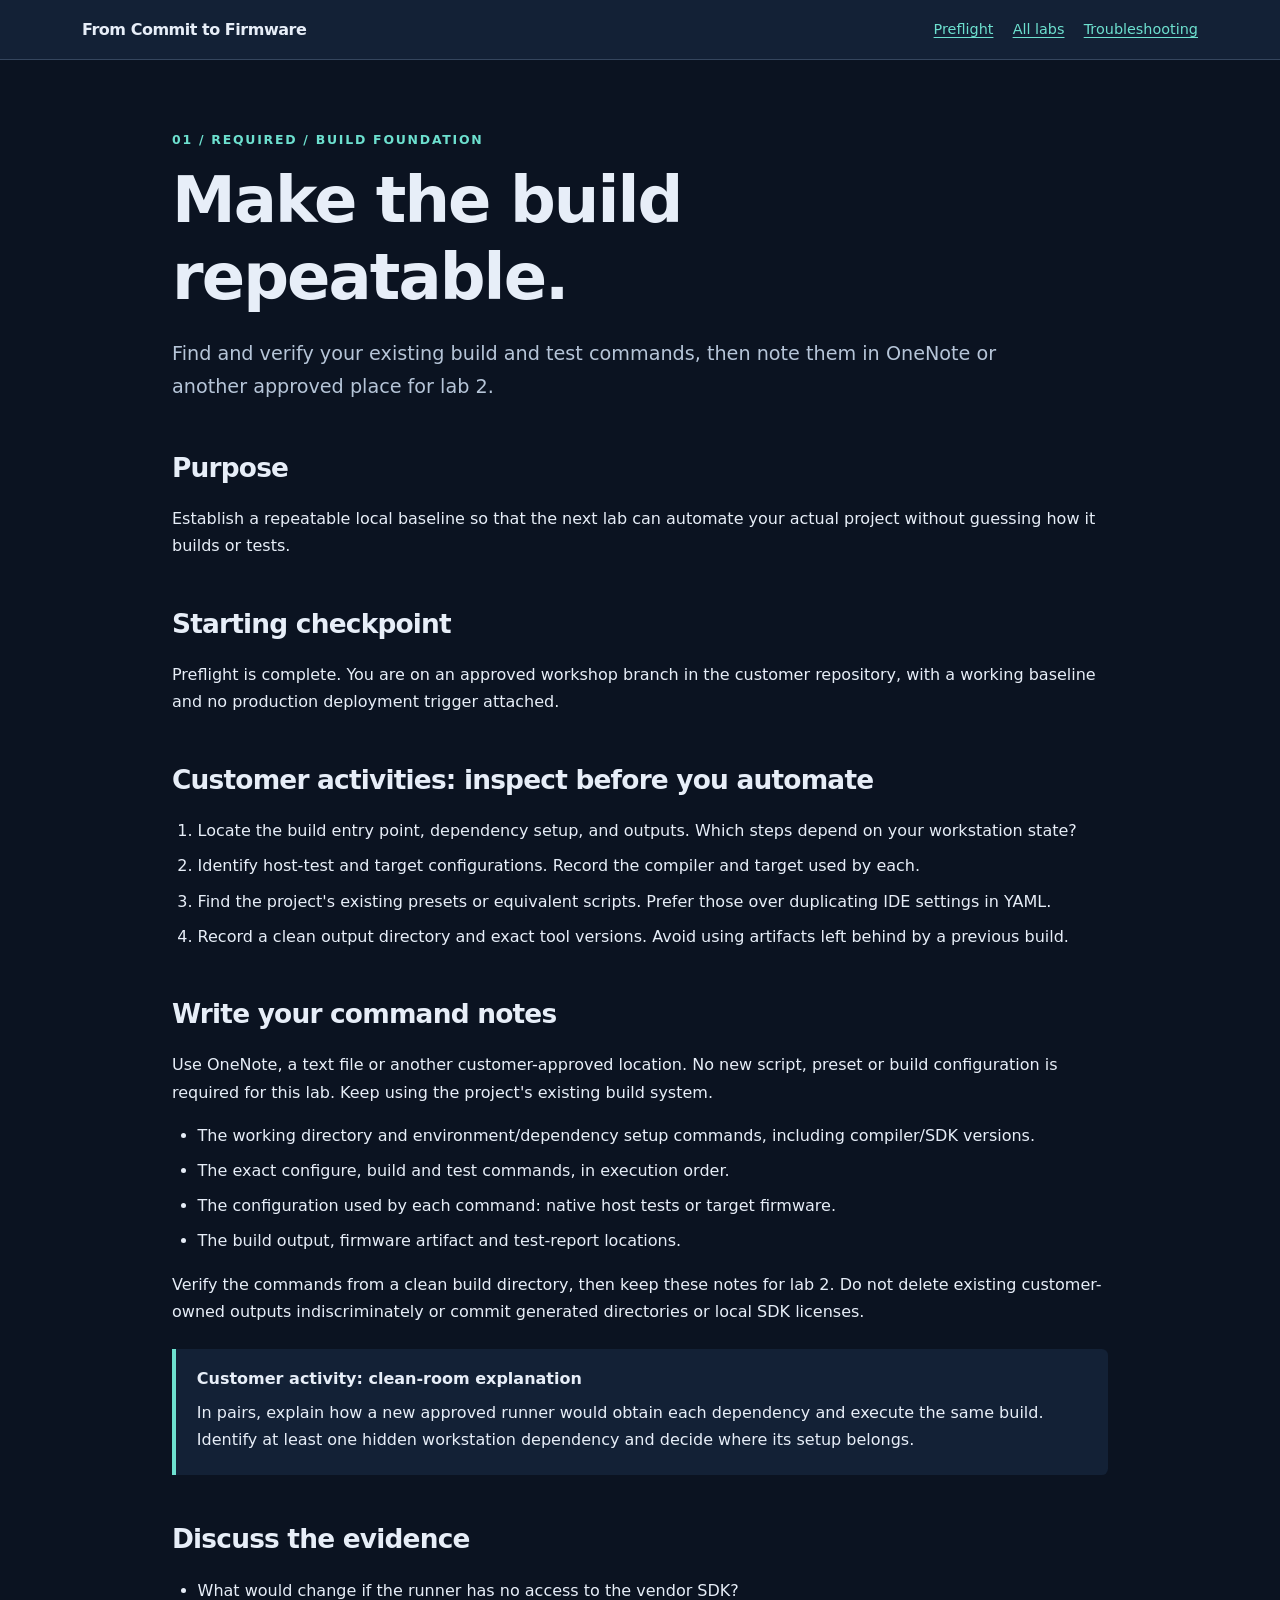
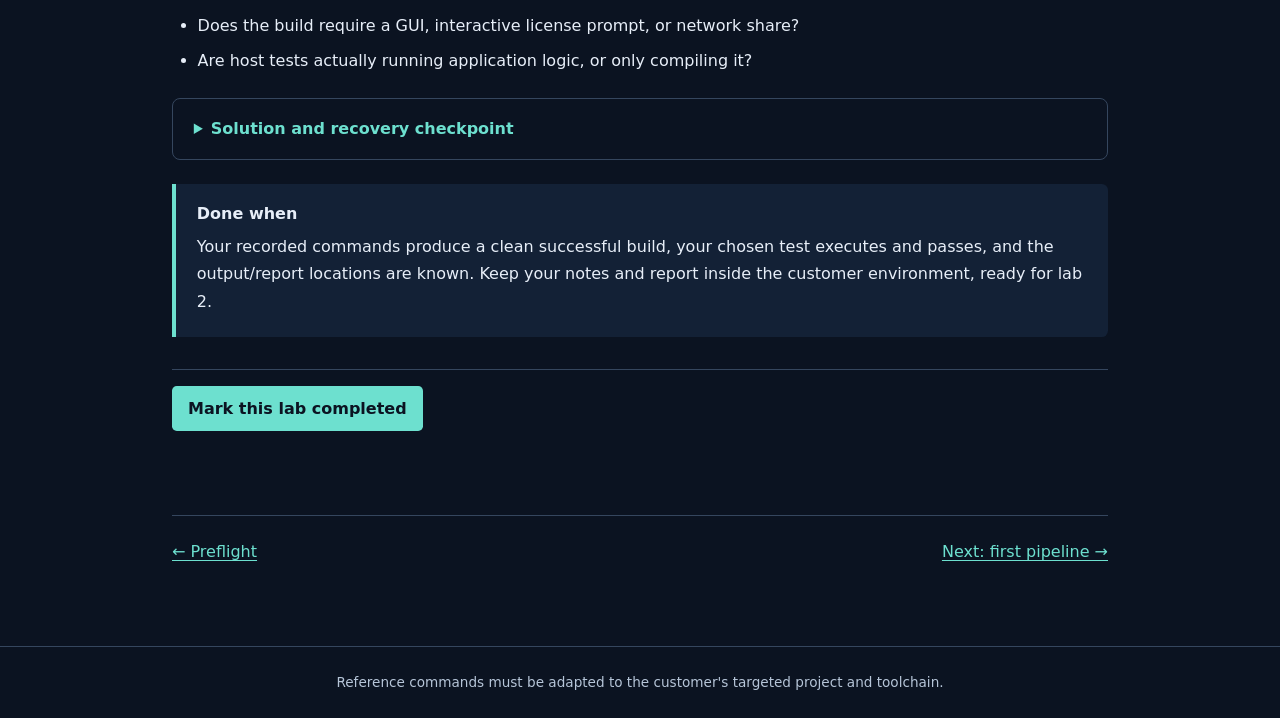
<file: site/labs/01-local-build.html>
<!doctype html>
<html lang="en">
<head><meta charset="utf-8"><meta name="viewport" content="width=device-width, initial-scale=1"><title>01 Repeatable build | From Commit to Firmware</title><link rel="stylesheet" href="../assets/styles.css"><script src="../assets/workshop.js" defer></script></head>
<body data-lab="01"><a class="skip" href="#main">Skip to content</a><header><div class="bar"><a class="brand" href="../index.html">From Commit to Firmware</a><nav aria-label="Main"><a href="../prerequisites.html">Preflight</a><a href="../index.html#journey">All labs</a><a href="../troubleshooting.html">Troubleshooting</a></nav></div></header>
<main id="main"><p class="eyebrow">01 / Required / Build foundation</p><h1>Make the build repeatable.</h1>
<p class="lead">Find and verify your existing build and test commands, then note them in OneNote or another approved place for lab 2.</p>
<h2>Purpose</h2><p>Establish a repeatable local baseline so that the next lab can automate your actual project without guessing how it builds or tests.</p>
<h2>Starting checkpoint</h2><p>Preflight is complete. You are on an approved workshop branch in the customer repository, with a working baseline and no production deployment trigger attached.</p>
<h2>Customer activities: inspect before you automate</h2><ol><li>Locate the build entry point, dependency setup, and outputs. Which steps depend on your workstation state?</li><li>Identify host-test and target configurations. Record the compiler and target used by each.</li><li>Find the project's existing presets or equivalent scripts. Prefer those over duplicating IDE settings in YAML.</li><li>Record a clean output directory and exact tool versions. Avoid using artifacts left behind by a previous build.</li></ol>
<h2>Write your command notes</h2><p>Use OneNote, a text file or another customer-approved location. No new script, preset or build configuration is required for this lab. Keep using the project's existing build system.</p>
<ul><li>The working directory and environment/dependency setup commands, including compiler/SDK versions.</li><li>The exact configure, build and test commands, in execution order.</li><li>The configuration used by each command: native host tests or target firmware.</li><li>The build output, firmware artifact and test-report locations.</li></ul>
<p>Verify the commands from a clean build directory, then keep these notes for lab 2. Do not delete existing customer-owned outputs indiscriminately or commit generated directories or local SDK licenses.</p>
<div class="activity"><strong>Customer activity: clean-room explanation</strong><p>In pairs, explain how a new approved runner would obtain each dependency and execute the same build. Identify at least one hidden workstation dependency and decide where its setup belongs.</p></div>
<h2>Discuss the evidence</h2><ul><li>What would change if the runner has no access to the vendor SDK?</li><li>Does the build require a GUI, interactive license prompt, or network share?</li><li>Are host tests actually running application logic, or only compiling it?</li></ul>
<details id="solution"><summary>Solution and recovery checkpoint</summary>
<h3>Your verified command notes</h3>
<p>The solution is your own short set of notes: environment setup, configure/build/test commands, host or target configuration, and output/report paths. OneNote is enough; there is no configuration file to create or copy for this checkpoint. In lab 2, you will translate these verified commands into workflow steps.</p>
<h3>Optional command illustration</h3>
<aside class="callout" data-toolchain><strong>Adapt to your target project before running.</strong><p>CMake and the following paths are references. Replace the toolchain/compiler, SDK, CPU/ABI flags, startup/linker configuration, presets, and output paths to fit your targeted project. For this native example, choose a host compiler. Changing toolchains requires a fresh build directory.</p></aside>
<pre><code># Illustrative native commands: use your project's existing configuration.
cmake -S . -B build/workshop-host
cmake --build build/workshop-host
ctest --test-dir build/workshop-host --output-on-failure --output-junit test-results.xml</code></pre>
<p>The first command configures; the second compiles/links; the third executes tests. CMake does not select the correct hardware target by itself. With a different build system, substitute your existing configure/build/test commands; no migration is required.</p>
<p>A clean build succeeds and at least one real test executes and passes. If changing the compiler leaves stale CMake state, use a separate clean output directory rather than deleting customer-owned files indiscriminately. If no tests execute, fix test discovery before treating the checkpoint as complete.</p>
</details>
<div class="checkpoint"><strong>Done when</strong><p>Your recorded commands produce a clean successful build, your chosen test executes and passes, and the output/report locations are known. Keep your notes and report inside the customer environment, ready for lab 2.</p></div>
<section class="progress-panel"><button id="complete" type="button">Mark this lab completed</button></section><p id="status" class="status" role="status" aria-live="polite"></p>
<div class="pager"><a href="../prerequisites.html">&larr; Preflight</a><a href="02-first-pipeline.html">Next: first pipeline &rarr;</a></div>
</main><footer>Reference commands must be adapted to the customer's targeted project and toolchain.</footer></body></html>
</file>
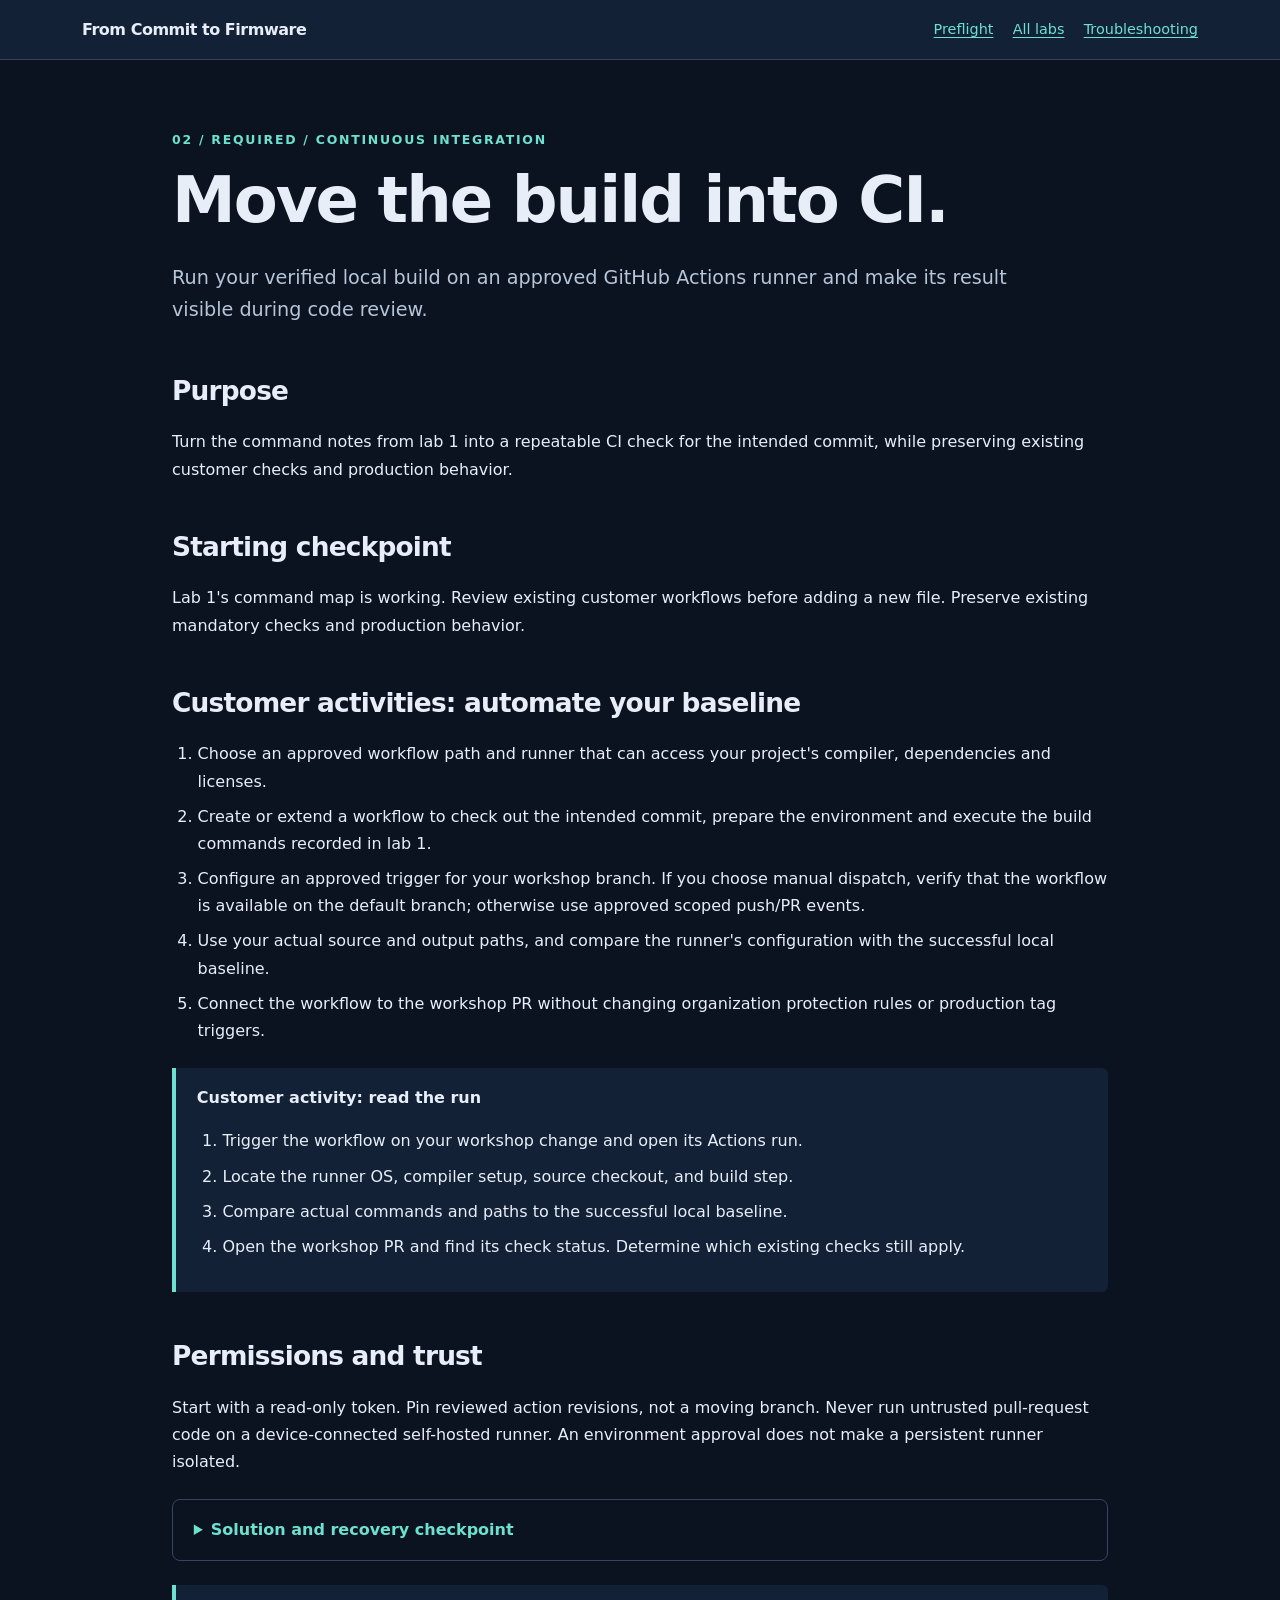
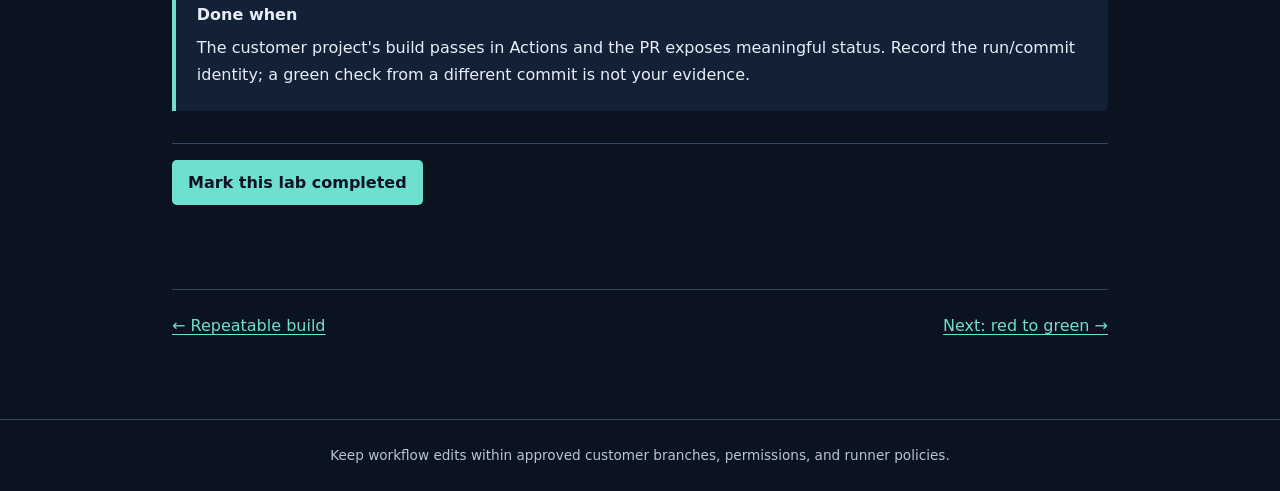
<file: site/labs/02-first-pipeline.html>
<!doctype html>
<html lang="en">
<head><meta charset="utf-8"><meta name="viewport" content="width=device-width, initial-scale=1"><title>02 First CI pipeline | From Commit to Firmware</title><link rel="stylesheet" href="../assets/styles.css"><script src="../assets/workshop.js" defer></script></head>
<body data-lab="02"><a class="skip" href="#main">Skip to content</a><header><div class="bar"><a class="brand" href="../index.html">From Commit to Firmware</a><nav aria-label="Main"><a href="../prerequisites.html">Preflight</a><a href="../index.html#journey">All labs</a><a href="../troubleshooting.html">Troubleshooting</a></nav></div></header>
<main id="main"><p class="eyebrow">02 / Required / Continuous integration</p><h1>Move the build into CI.</h1>
<p class="lead">Run your verified local build on an approved GitHub Actions runner and make its result visible during code review.</p>
<h2>Purpose</h2><p>Turn the command notes from lab 1 into a repeatable CI check for the intended commit, while preserving existing customer checks and production behavior.</p>
<h2>Starting checkpoint</h2><p>Lab 1's command map is working. Review existing customer workflows before adding a new file. Preserve existing mandatory checks and production behavior.</p>
<h2>Customer activities: automate your baseline</h2><ol><li>Choose an approved workflow path and runner that can access your project's compiler, dependencies and licenses.</li><li>Create or extend a workflow to check out the intended commit, prepare the environment and execute the build commands recorded in lab 1.</li><li>Configure an approved trigger for your workshop branch. If you choose manual dispatch, verify that the workflow is available on the default branch; otherwise use approved scoped push/PR events.</li><li>Use your actual source and output paths, and compare the runner's configuration with the successful local baseline.</li><li>Connect the workflow to the workshop PR without changing organization protection rules or production tag triggers.</li></ol>
<div class="activity"><strong>Customer activity: read the run</strong><ol><li>Trigger the workflow on your workshop change and open its Actions run.</li><li>Locate the runner OS, compiler setup, source checkout, and build step.</li><li>Compare actual commands and paths to the successful local baseline.</li><li>Open the workshop PR and find its check status. Determine which existing checks still apply.</li></ol></div>
<h2>Permissions and trust</h2><p>Start with a read-only token. Pin reviewed action revisions, not a moving branch. Never run untrusted pull-request code on a device-connected self-hosted runner. An environment approval does not make a persistent runner isolated.</p>
<details id="solution"><summary>Solution and recovery checkpoint</summary>
<h3>Completed first-build workflow</h3>
<p>Save or merge this checkpoint into an approved workflow path in your existing repository. It starts with a manual event; add approved workshop-branch push/PR triggers as described in the exercise. Provisioning and build commands must match your environment.</p>
<aside class="callout" data-project-path><strong>Set your own project path.</strong><p><code>path/to/your/project</code> is a placeholder for your existing project directory, relative to the repository root. Replace it in commands, workflow path filters and helper configuration before use; do not create a directory with that literal name. For a project at the repository root, use <code>.</code> in commands and <code>**</code> in source path filters. Also adapt include/source subdirectories, presets and output paths to your project.</p></aside>
<p>GitHub exposes a manual workflow in the Actions UI after the workflow exists on the default branch. For a workshop-branch-only file, add approved scoped push/PR events and push a commit to trigger it instead of assuming the Run workflow button will exist.</p>
<h4><code>.github/workflows/01-first-ci.yml</code></h4>
<aside class="callout" data-toolchain><strong>Adapt the toolchain to your targeted project.</strong><p>Change compiler/version, SDK, target CPU/ABI flags, startup/linker configuration, presets, runner and source/build/artifact paths as applicable. Native tests use a host compiler. Arm and the sample paths are references, not required customer settings.</p></aside>
<pre><code data-source="examples/workflows/01-first-ci.yml"># Teaching checkpoint; copy/adapt into your CUSTOMER repository after reviewing existing workflows.
# Adapt CMake compiler/SDK, presets, runner and paths to your target project.
# REQUIRED: replace path/to/your/project with your repository-relative source path.
name: Workshop first build
on:
  workflow_dispatch:
permissions:
  contents: read
jobs:
  build:
    runs-on: ubuntu-24.04
    steps:
      - uses: actions/checkout@11d5960a326750d5838078e36cf38b85af677262 # v4
      - run: |
          sudo apt-get update
          sudo apt-get install -y cmake ninja-build gcc-13
      - name: Reference native build - adapt host compiler and CMake paths
        env:
          CC: gcc-13
        run: |
          cmake --preset host -S path/to/your/project
          cmake --build build/host
</code></pre>
<h3>Recovery and expected result</h3>
<p>A successful run checks out the expected commit, installs/locates the approved compiler, and invokes the recorded project build. Runner setup failure is not a firmware regression. If a workflow never starts, compare the event, branch, path filters, and default-branch dispatch rule before changing code.</p>
</details>
<div class="checkpoint"><strong>Done when</strong><p>The customer project's build passes in Actions and the PR exposes meaningful status. Record the run/commit identity; a green check from a different commit is not your evidence.</p></div>
<section class="progress-panel"><button id="complete" type="button">Mark this lab completed</button></section><p id="status" class="status" role="status" aria-live="polite"></p>
<div class="pager"><a href="01-local-build.html">&larr; Repeatable build</a><a href="03-tests-and-debugging.html">Next: red to green &rarr;</a></div>
</main><footer>Keep workflow edits within approved customer branches, permissions, and runner policies.</footer></body></html>
</file>
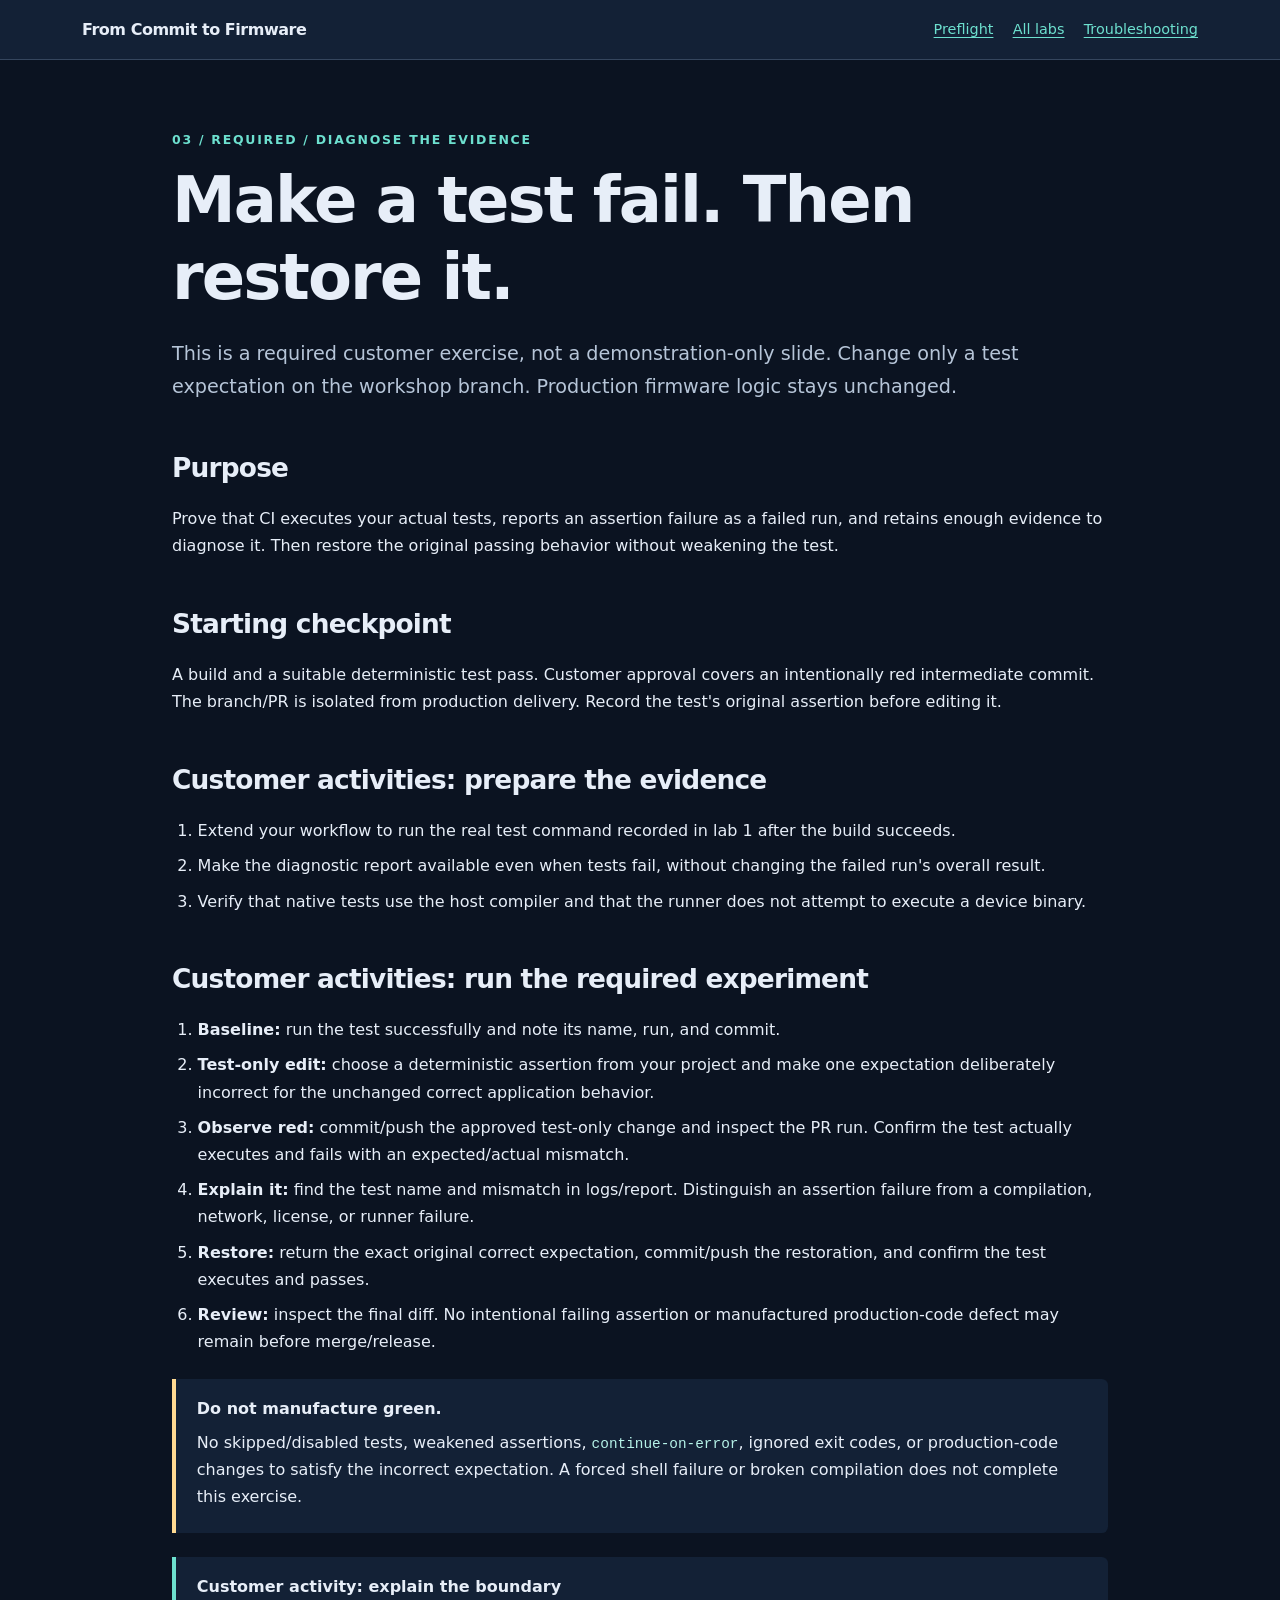
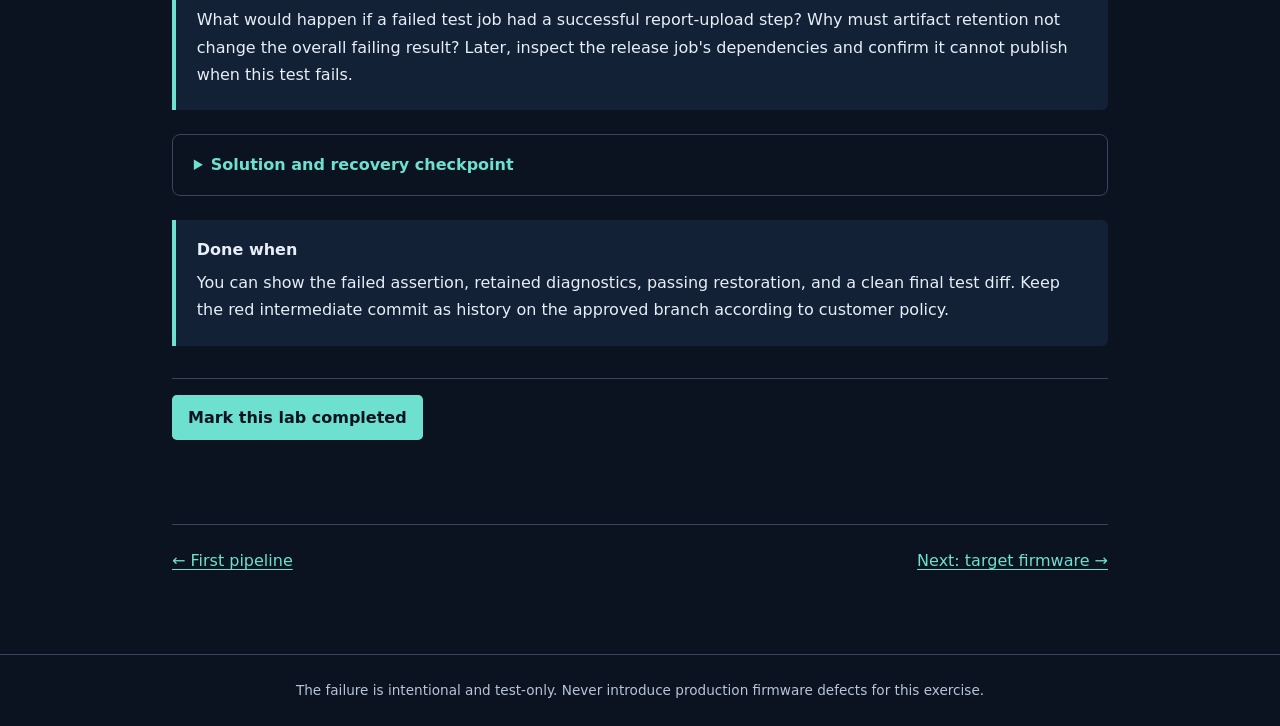
<file: site/labs/03-tests-and-debugging.html>
<!doctype html>
<html lang="en">
<head><meta charset="utf-8"><meta name="viewport" content="width=device-width, initial-scale=1"><title>03 Test-only failure exercise | From Commit to Firmware</title><link rel="stylesheet" href="../assets/styles.css"><script src="../assets/workshop.js" defer></script></head>
<body data-lab="03"><a class="skip" href="#main">Skip to content</a><header><div class="bar"><a class="brand" href="../index.html">From Commit to Firmware</a><nav aria-label="Main"><a href="../prerequisites.html">Preflight</a><a href="../index.html#journey">All labs</a><a href="../troubleshooting.html">Troubleshooting</a></nav></div></header>
<main id="main"><p class="eyebrow">03 / Required / Diagnose the evidence</p><h1>Make a test fail. Then restore it.</h1>
<p class="lead">This is a required customer exercise, not a demonstration-only slide. Change only a test expectation on the workshop branch. Production firmware logic stays unchanged.</p>
<h2>Purpose</h2><p>Prove that CI executes your actual tests, reports an assertion failure as a failed run, and retains enough evidence to diagnose it. Then restore the original passing behavior without weakening the test.</p>
<h2>Starting checkpoint</h2><p>A build and a suitable deterministic test pass. Customer approval covers an intentionally red intermediate commit. The branch/PR is isolated from production delivery. Record the test's original assertion before editing it.</p>
<h2>Customer activities: prepare the evidence</h2><ol><li>Extend your workflow to run the real test command recorded in lab 1 after the build succeeds.</li><li>Make the diagnostic report available even when tests fail, without changing the failed run's overall result.</li><li>Verify that native tests use the host compiler and that the runner does not attempt to execute a device binary.</li></ol>
<h2>Customer activities: run the required experiment</h2><ol><li><strong>Baseline:</strong> run the test successfully and note its name, run, and commit.</li><li><strong>Test-only edit:</strong> choose a deterministic assertion from your project and make one expectation deliberately incorrect for the unchanged correct application behavior.</li><li><strong>Observe red:</strong> commit/push the approved test-only change and inspect the PR run. Confirm the test actually executes and fails with an expected/actual mismatch.</li><li><strong>Explain it:</strong> find the test name and mismatch in logs/report. Distinguish an assertion failure from a compilation, network, license, or runner failure.</li><li><strong>Restore:</strong> return the exact original correct expectation, commit/push the restoration, and confirm the test executes and passes.</li><li><strong>Review:</strong> inspect the final diff. No intentional failing assertion or manufactured production-code defect may remain before merge/release.</li></ol>
<div class="callout"><strong>Do not manufacture green.</strong><p>No skipped/disabled tests, weakened assertions, <code>continue-on-error</code>, ignored exit codes, or production-code changes to satisfy the incorrect expectation. A forced shell failure or broken compilation does not complete this exercise.</p></div>
<div class="activity"><strong>Customer activity: explain the boundary</strong><p>What would happen if a failed test job had a successful report-upload step? Why must artifact retention not change the overall failing result? Later, inspect the release job's dependencies and confirm it cannot publish when this test fails.</p></div>
<details id="solution"><summary>Solution and recovery checkpoint</summary>
<h3>Completed test workflow</h3>
<p>The final workflow runs your existing tests and retains diagnostics without masking failures. Restore the original correct expectation in your own test after observing the intentional failure; no application test implementation is supplied or required here.</p>
<aside class="callout" data-project-path><strong>Set your own project path.</strong><p><code>path/to/your/project</code> is a placeholder for your existing project directory, relative to the repository root. Replace it in commands, workflow path filters and helper configuration before use; do not create a directory with that literal name. For a project at the repository root, use <code>.</code> in commands and <code>**</code> in source path filters. Also adapt include/source subdirectories, presets and output paths to your project.</p></aside>
<h4><code>.github/workflows/02-tests.yml</code></h4>
<aside class="callout" data-toolchain><strong>Adapt the toolchain to your targeted project.</strong><p>Change compiler/version, SDK, target CPU/ABI flags, startup/linker configuration, presets, runner and source/build/artifact paths as applicable. Native tests use a host compiler. Arm and the sample paths are references, not required customer settings.</p></aside>
<pre><code data-source="examples/workflows/02-tests.yml"># Teaching checkpoint; adapt existing customer workflows rather than overwriting them.
# Adapt CMake toolchain/presets/paths; native tests need a host compiler.
name: Workshop build and tests
on:
  workflow_dispatch:
permissions:
  contents: read
jobs:
  test:
    runs-on: ubuntu-24.04
    steps:
      - uses: actions/checkout@11d5960a326750d5838078e36cf38b85af677262 # v4
      - run: |
          sudo apt-get update
          sudo apt-get install -y cmake ninja-build gcc-13
      - name: Native build and real tests - adapt toolchain to your project
        env:
          CC: gcc-13
        run: |
          # REQUIRED: replace this placeholder with your repository-relative project path.
          cmake --preset host -S path/to/your/project
          cmake --build build/host
          ctest --test-dir build/host --output-on-failure --output-junit test-results.xml
      - if: always()
        uses: actions/upload-artifact@ea165f8d65b6e75b540449e92b4886f43607fa02 # v4
        with:
          name: workshop-test-report
          path: build/host/test-results.xml
          if-no-files-found: warn
</code></pre>
<h3>Recovery and expected result</h3>
<p>Two runs are required: an executed assertion fails for the intended wrong expectation, then the restored assertion executes and passes. Restore your test's original correct expectation, not the implementation. If no tests are discovered, stop and fix test registration; a “no tests found” success is not validation.</p>
</details>
<div class="checkpoint"><strong>Done when</strong><p>You can show the failed assertion, retained diagnostics, passing restoration, and a clean final test diff. Keep the red intermediate commit as history on the approved branch according to customer policy.</p></div>
<section class="progress-panel"><button id="complete" type="button">Mark this lab completed</button></section><p id="status" class="status" role="status" aria-live="polite"></p>
<div class="pager"><a href="02-first-pipeline.html">&larr; First pipeline</a><a href="04-arm-firmware.html">Next: target firmware &rarr;</a></div>
</main><footer>The failure is intentional and test-only. Never introduce production firmware defects for this exercise.</footer></body></html>
</file>
<file: site/assets/styles.css>
:root {
  color-scheme: dark;
  --bg: #0b1321;
  --panel: #132136;
  --text: #e7eef8;
  --muted: #b6c5d8;
  --accent: #6de0cf;
  --border: #35465e;
  --warning: #ffda92;
}
* { box-sizing: border-box; }
html { scroll-behavior: smooth; scroll-padding-top: 1rem; }
body { margin: 0; background: var(--bg); color: var(--text); font: 1rem/1.7 system-ui, sans-serif; }
a { color: var(--accent); text-underline-offset: .2em; }
a:hover { color: #fff; }
:focus-visible { outline: 3px solid var(--warning); outline-offset: 4px; }
.skip { position: absolute; top: -5rem; left: 1rem; z-index: 3; background: var(--panel); padding: .7rem; }
.skip:focus { top: .5rem; }
header { border-bottom: 1px solid var(--border); background: var(--panel); }
.bar { max-width: 1180px; margin: auto; padding: 1rem 2rem; display: flex; flex-wrap: wrap; gap: 1rem 2rem; align-items: center; justify-content: space-between; }
.brand { color: var(--text); font-weight: 750; text-decoration: none; letter-spacing: -.03em; }
nav { display: flex; flex-wrap: wrap; gap: .5rem 1.2rem; }
nav a { font-size: .9rem; }
main { max-width: 1000px; margin: auto; padding: 3.5rem 2rem 5rem; }
.eyebrow { color: var(--accent); text-transform: uppercase; font-size: .78rem; font-weight: 750; letter-spacing: .14em; }
h1, h2, h3 { line-height: 1.2; letter-spacing: -.03em; }
h1 { font-size: clamp(2.2rem, 5vw, 4.1rem); max-width: 20ch; margin: .6rem 0 1.4rem; }
h2 { font-size: 1.65rem; margin-top: 3rem; }
h3 { font-size: 1.15rem; margin-top: 1.8rem; }
.lead { font-size: 1.2rem; color: var(--muted); max-width: 70ch; }
.chips { display: flex; flex-wrap: wrap; gap: .6rem; margin: 1.5rem 0; }
.chip, .optional { border: 1px solid var(--border); border-radius: 2rem; padding: .2rem .7rem; font-size: .8rem; color: var(--muted); }
.optional { color: var(--warning); border-color: #78613c; }
.grid { display: grid; grid-template-columns: repeat(auto-fit, minmax(min(100%, 260px), 1fr)); gap: 1rem; margin: 1.8rem 0; }
.card { padding: 1.4rem; border: 1px solid var(--border); border-radius: .7rem; background: var(--panel); }
.card h2, .card h3 { margin-top: .5rem; }
.card p { color: var(--muted); margin-bottom: .4rem; }
.number { font: 700 .85rem ui-monospace, monospace; color: var(--accent); }
.callout, .checkpoint, .activity { border-left: 4px solid var(--accent); background: var(--panel); border-radius: 0 .4rem .4rem 0; margin: 1.5rem 0; padding: 1rem 1.3rem; }
.callout { border-color: var(--warning); }
.callout p, .checkpoint p, .activity p { margin: .4rem 0; }
ol, ul { padding-left: 1.6rem; }
li { margin: .5rem 0; }
code { font: .9em/1.6 ui-monospace, "Cascadia Code", Consolas, monospace; overflow-wrap: anywhere; }
:not(pre) > code { color: #b5f2e8; }
pre { position: relative; overflow-x: auto; padding: 1.3rem; border: 1px solid var(--border); border-radius: .5rem; background: #070e19; line-height: 1.6; }
pre code { overflow-wrap: normal; }
button, .button { display: inline-block; font: inherit; color: var(--bg); background: var(--accent); border: 0; border-radius: .3rem; padding: .55rem 1rem; cursor: pointer; font-weight: 650; text-decoration: none; }
.copy { display: block; margin: 0 0 .6rem auto; padding: .2rem .65rem; font-size: .8rem; }
.button:hover, button:hover { color: var(--bg); background: #a4f3e7; }
details { border: 1px solid var(--border); border-radius: .5rem; margin: 1.5rem 0; padding: 1rem 1.3rem; }
summary { cursor: pointer; font-weight: 650; color: var(--accent); }
table { border-collapse: collapse; width: 100%; margin: 1.5rem 0; font-size: .95rem; }
th, td { padding: .8rem; border-bottom: 1px solid var(--border); text-align: left; vertical-align: top; }
th { color: var(--accent); }
.table-wrap { overflow-x: auto; }
.pager { display: flex; justify-content: space-between; flex-wrap: wrap; gap: 1rem; border-top: 1px solid var(--border); padding-top: 1.4rem; margin-top: 3rem; }
footer { border-top: 1px solid var(--border); color: var(--muted); font-size: .85rem; padding: 1.5rem 2rem; text-align: center; }
.progress-panel { display: none; border-top: 1px solid var(--border); margin-top: 2rem; padding-top: 1rem; }
.progress-panel.active { display: block; }
.status { color: var(--muted); font-size: .9rem; min-height: 1.5em; }
dt { font-weight: 700; margin-top: 1.2rem; }
dd { margin-left: 0; color: var(--muted); }
@media (max-width: 640px) {
  main { padding: 2.5rem 1.2rem 3rem; }
  .bar { padding: 1rem 1.2rem; }
  pre { font-size: .85rem; padding: 1rem; }
}
@media (prefers-reduced-motion: reduce) { html { scroll-behavior: auto; } }
@media print {
  :root { color-scheme: light; --bg: #fff; --text: #111; --muted: #333; --panel: #fff; --border: #888; --accent: #16483f; --warning: #4a3700; }
  header, footer, .pager, button, .progress-panel { display: none !important; }
  main { padding: 0; max-width: none; }
  h1 { font-size: 2.2rem; }
  pre { white-space: pre-wrap; background: #fff; color: #111; }
  :not(pre) > code { color: #111; }
  details { display: block; }
}
</file>
